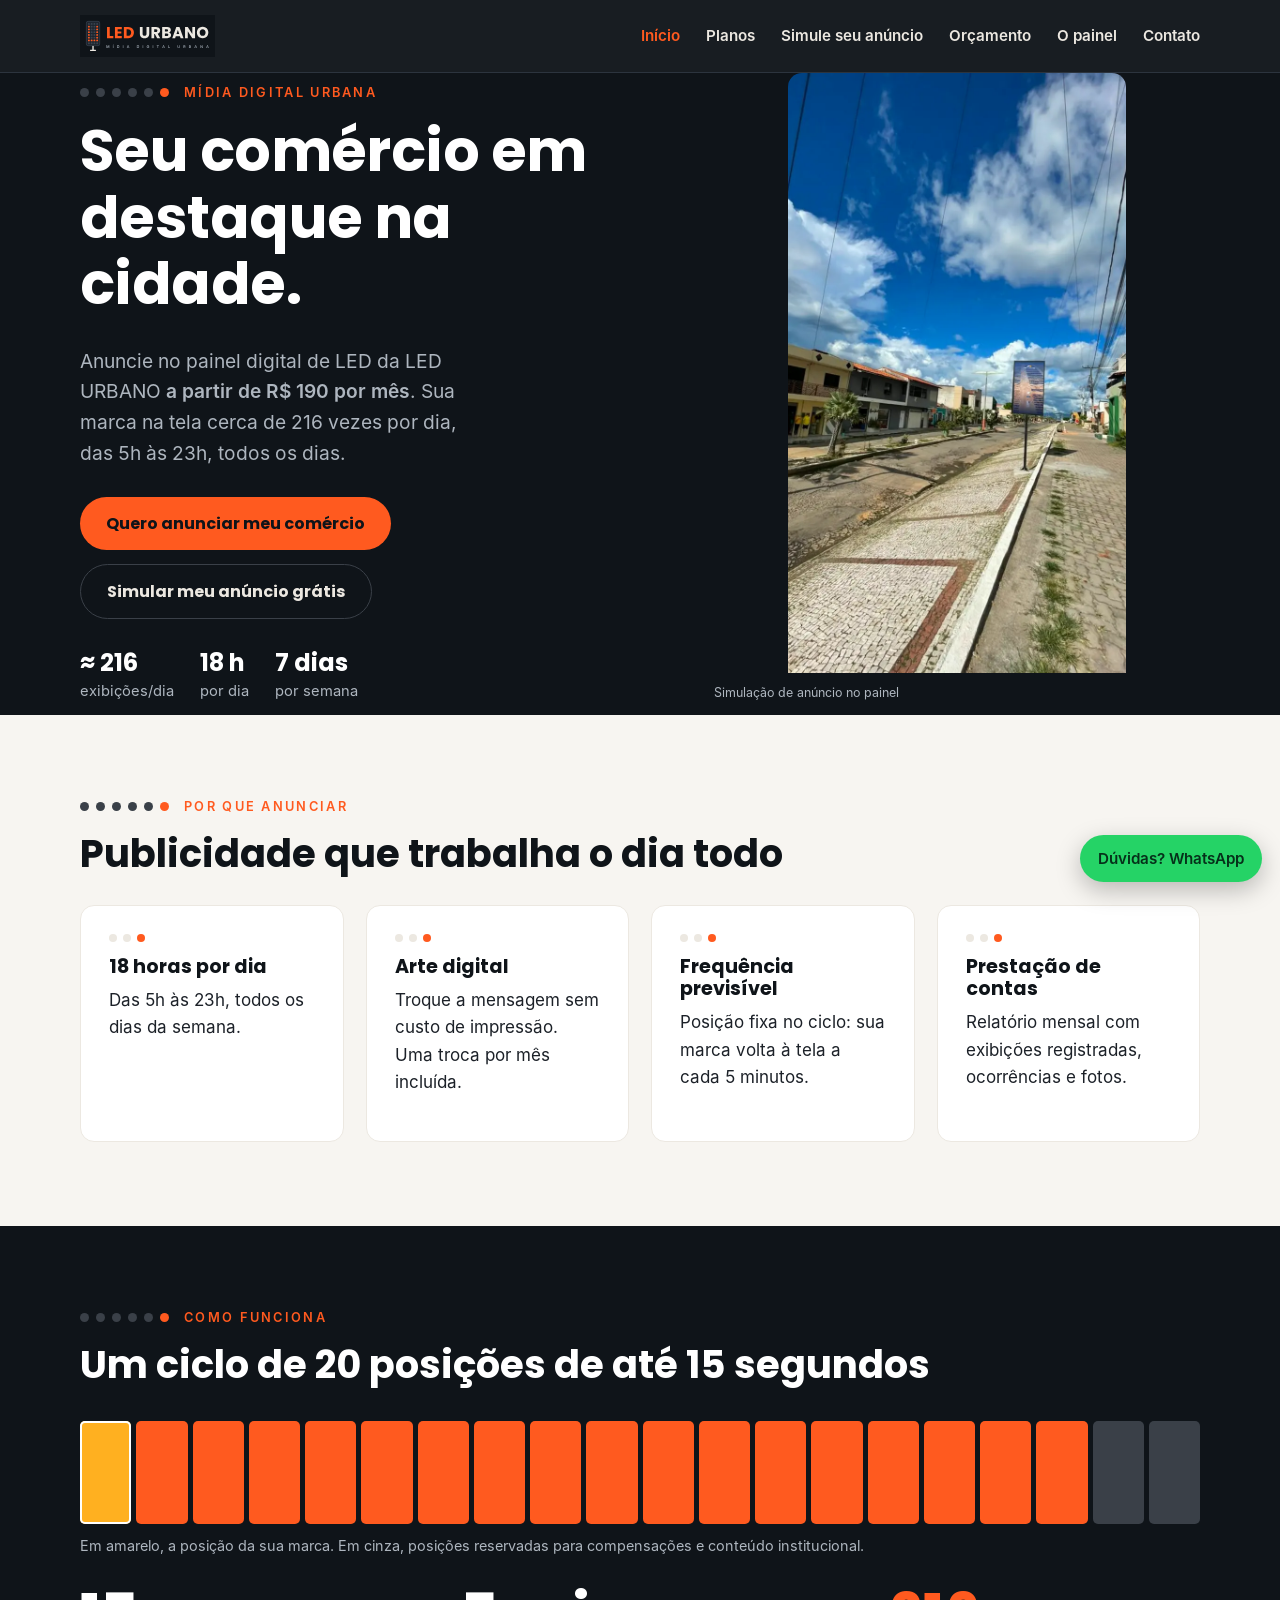
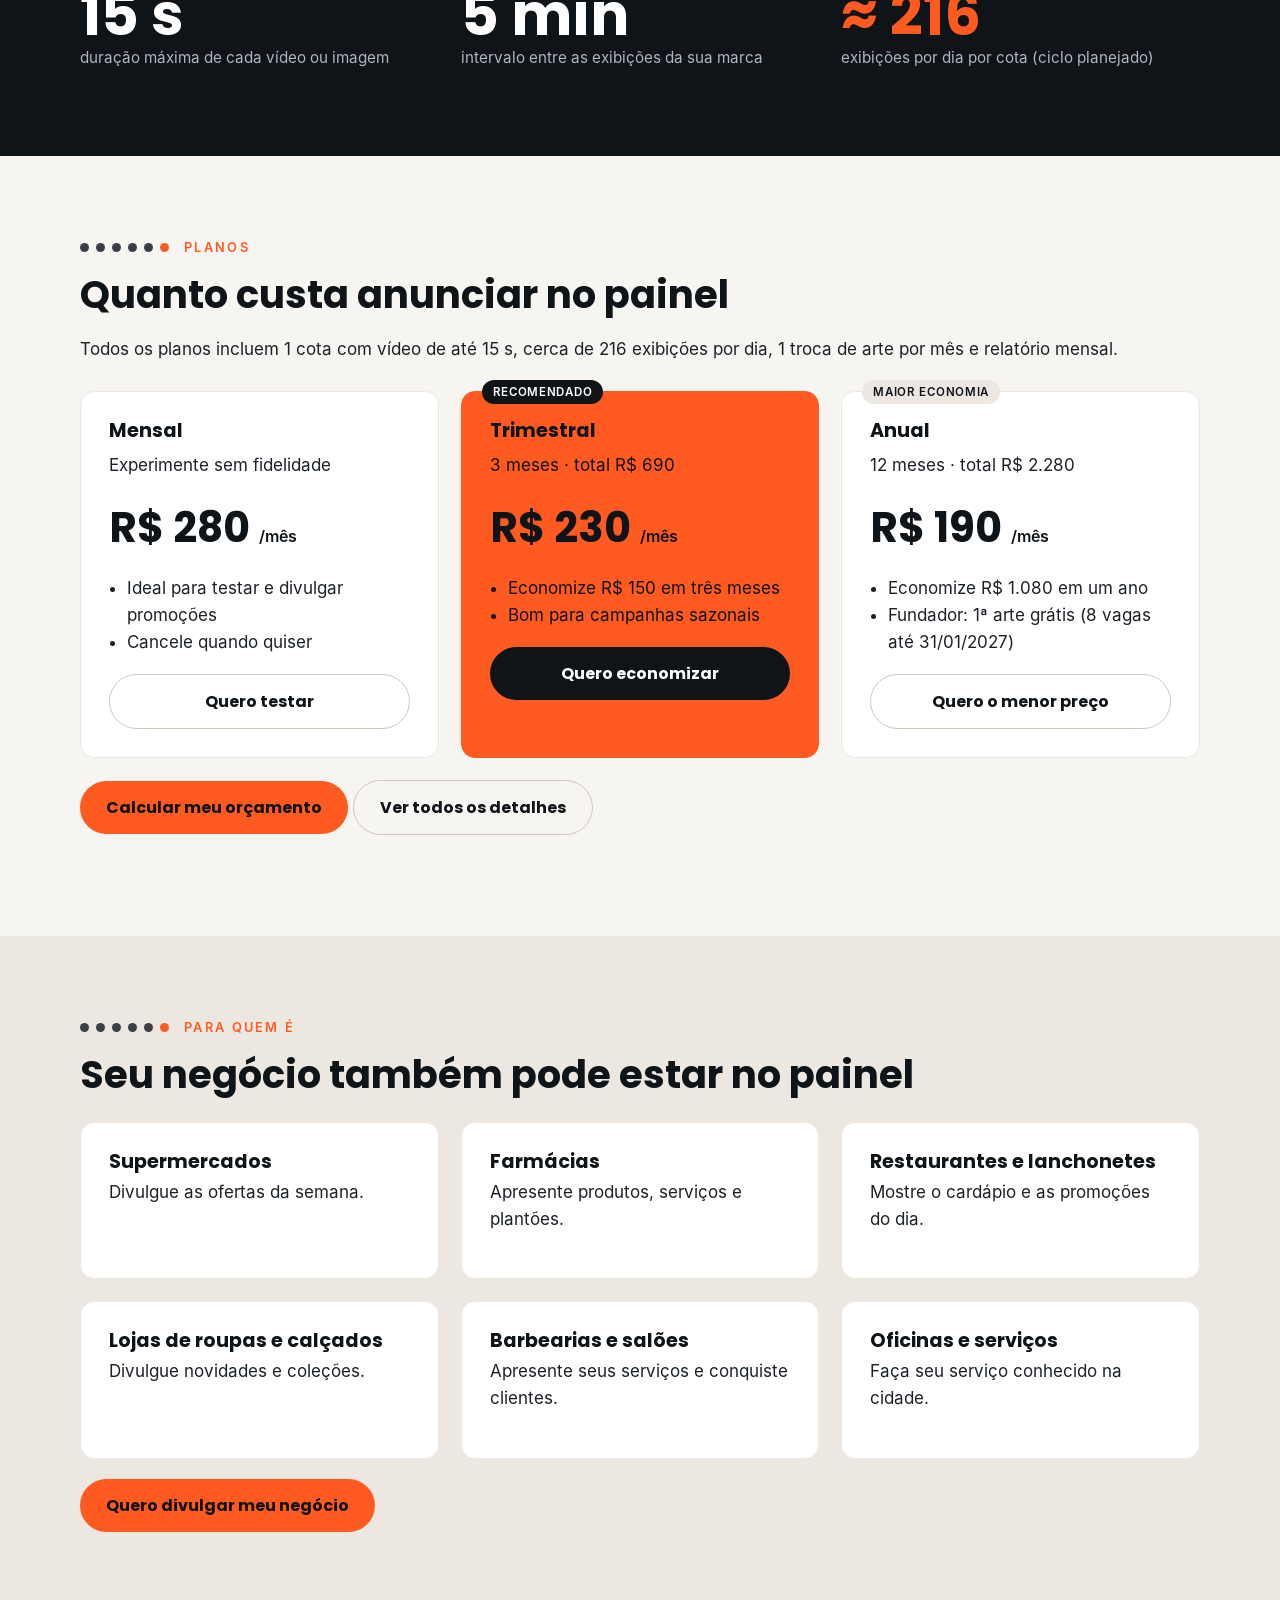
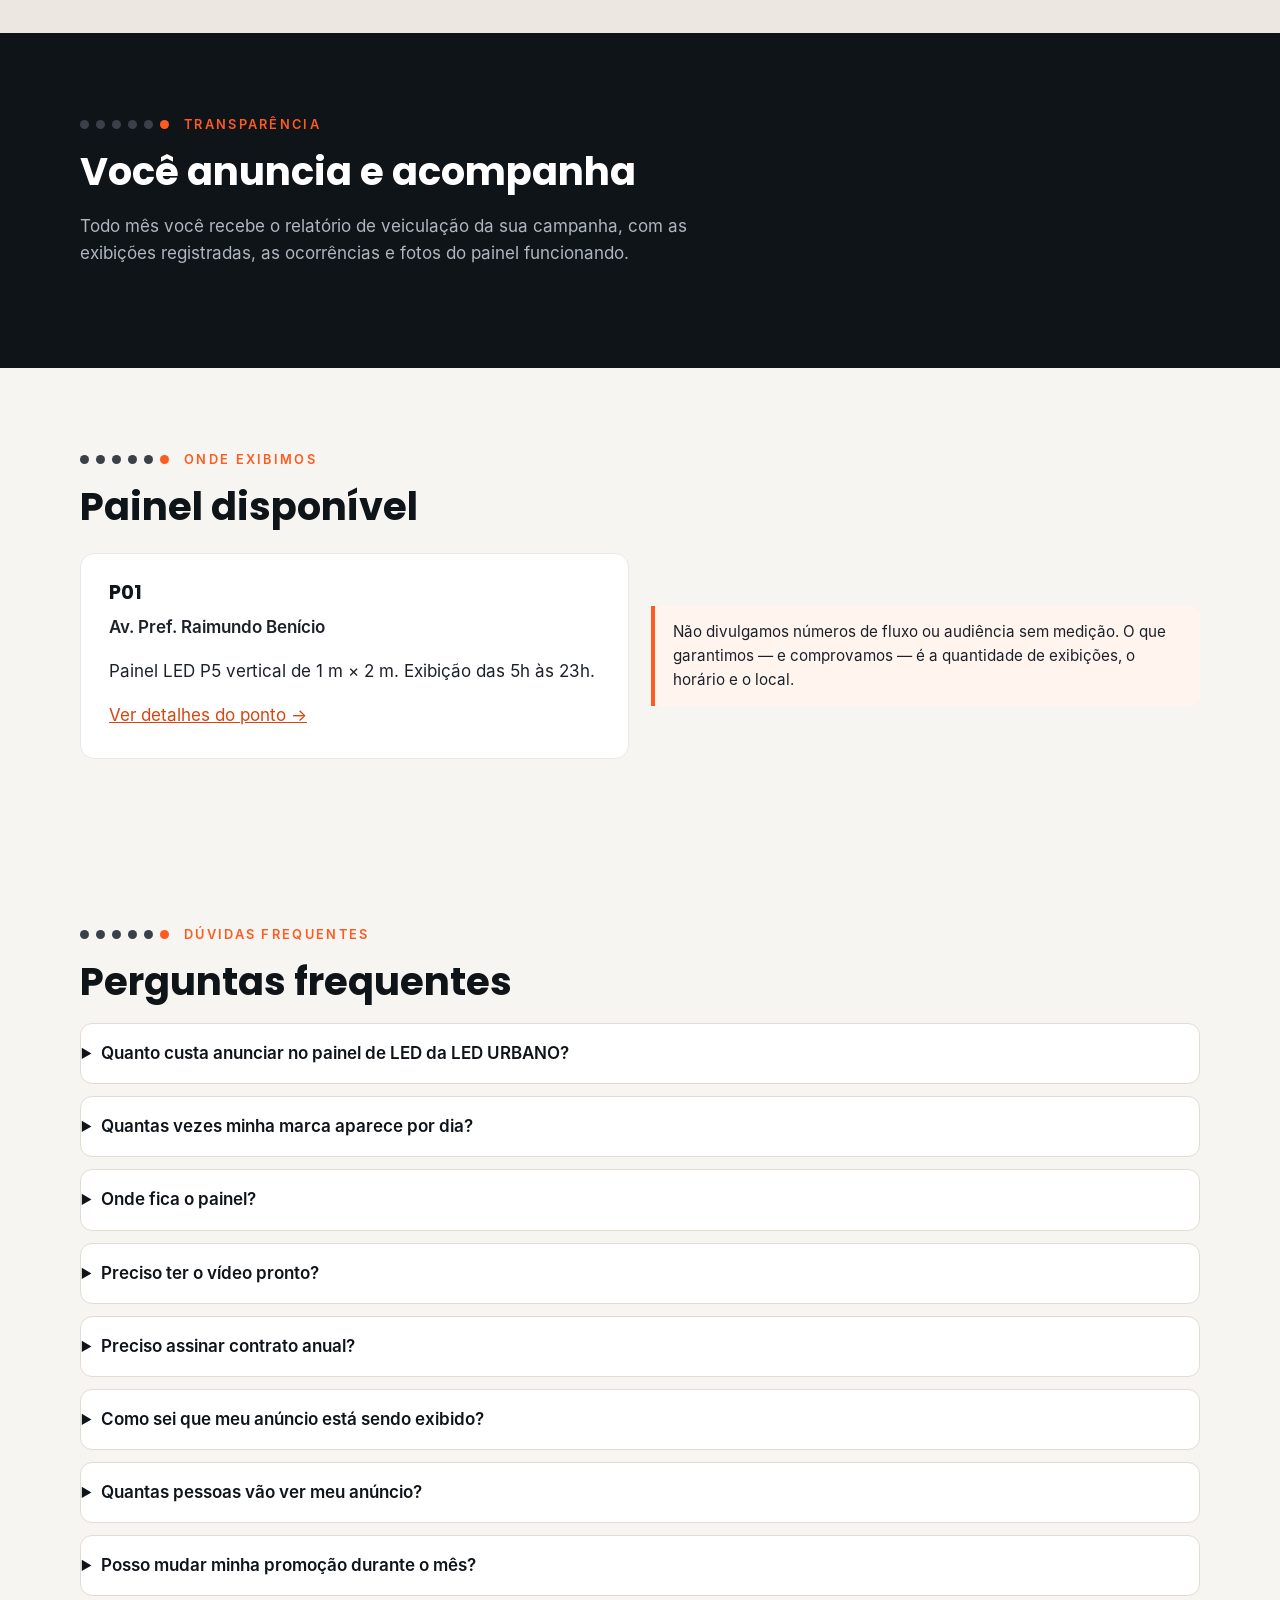
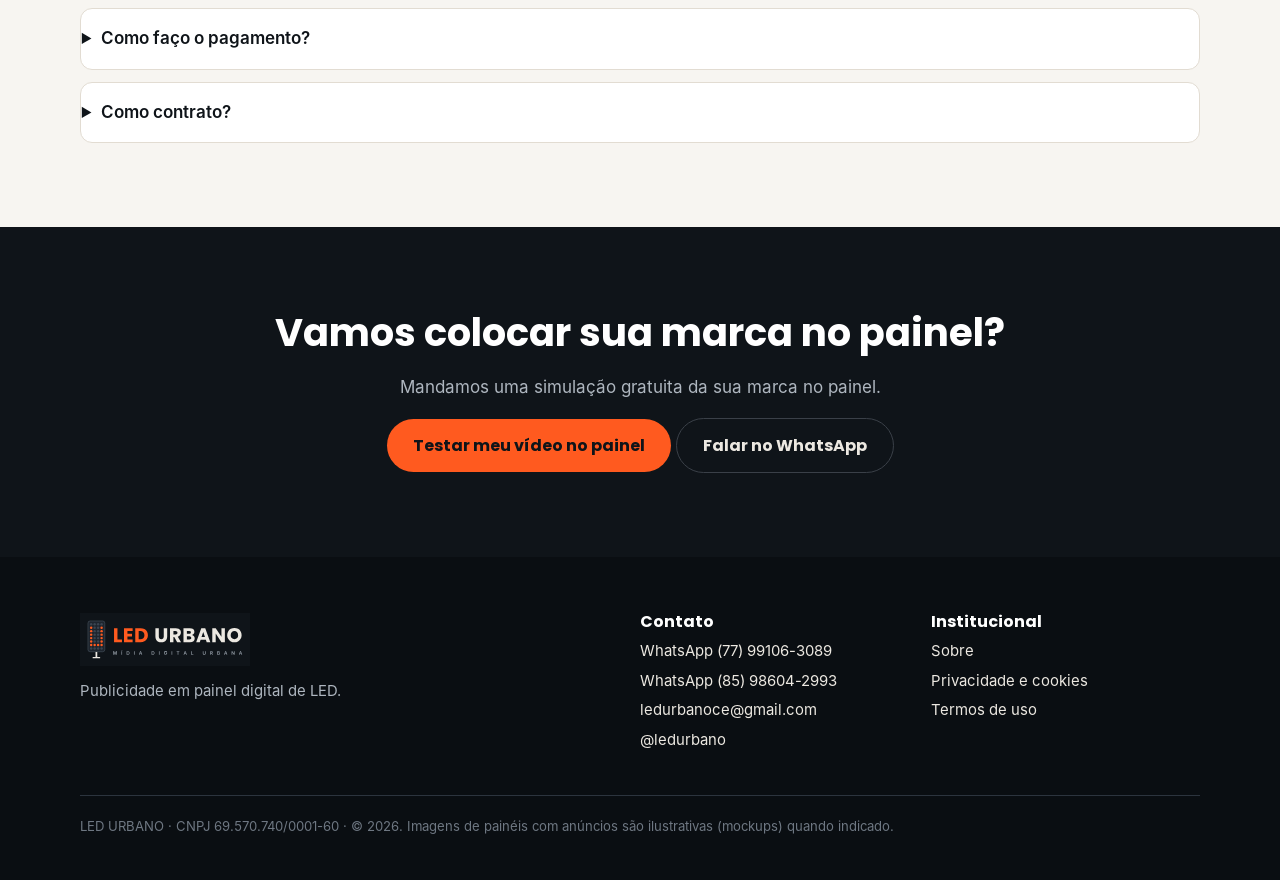
<file: index.html>
<!doctype html>
<html lang="pt-BR">
<head>
<meta charset="utf-8">
<meta name="viewport" content="width=device-width, initial-scale=1">
<title>Outdoor digital e painel de LED para o seu comércio | LED URBANO — a partir de R$ 190/mês</title>
<meta name="description" content="Divulgue seu comércio no painel digital de LED da LED URBANO. Planos a partir de R$ 190/mês, cerca de 216 exibições por dia. Simule seu anúncio grátis e peça seu orçamento.">
<link rel="canonical" href="https://ledurbano.com.br/">
<meta property="og:type" content="website"><meta property="og:locale" content="pt_BR">
<meta property="og:title" content="LED URBANO — Publicidade em painel digital de LED"><meta property="og:description" content="Anuncie sua marca no painel digital de LED da LED URBANO: vídeos de até 15 segundos, cerca de 216 exibições por dia, das 5h às 23h, a partir de R$ 190 por mês.">
<meta property="og:url" content="https://ledurbano.com.br/"><meta property="og:image" content="https://ledurbano.com.br/img/og-image.jpg">
<meta name="theme-color" content="#0F1419">
<link rel="icon" href="favicon.ico" sizes="any"><link rel="icon" href="favicon.svg" type="image/svg+xml">
<link rel="apple-touch-icon" href="img/apple-touch-icon.png"><link rel="manifest" href="site.webmanifest">
<link rel="preload" href="fonts/poppins-700.woff" as="font" type="font/woff" crossorigin>
<link rel="stylesheet" href="css/style.css?v=20261125a">
<script type="application/ld+json">{"@context": "https://schema.org", "@graph": [{"@type": "LocalBusiness", "@id": "https://ledurbano.com.br/#empresa", "name": "LED URBANO", "description": "Publicidade em painel digital de LED (outdoor digital).", "url": "https://ledurbano.com.br/", "image": "https://ledurbano.com.br/img/og-image.jpg", "logo": "https://ledurbano.com.br/img/icon-512.png", "telephone": "+55-77-99106-3089", "email": "ledurbanoce@gmail.com", "priceRange": "R$ 190 – R$ 280 por mês", "address": {"@type": "PostalAddress", "streetAddress": "Av. Pref. Raimundo Benício", "addressRegion": "CE", "addressCountry": "BR"}, "openingHours": "Mo-Su 05:00-23:00", "sameAs": ["https://instagram.com/ledurbano"], "makesOffer": [{"@type": "Offer", "name": "Plano Mensal", "price": "280", "priceCurrency": "BRL", "description": "1 cota no painel, vídeo de até 15 s, sem fidelidade"}, {"@type": "Offer", "name": "Plano Trimestral", "price": "230", "priceCurrency": "BRL", "description": "Por mês, contrato de 3 meses (total R$ 690)"}, {"@type": "Offer", "name": "Plano Anual", "price": "190", "priceCurrency": "BRL", "description": "Por mês, contrato de 12 meses (total R$ 2.280)"}]}, {"@type": "FAQPage", "mainEntity": [{"@type": "Question", "name": "Quanto custa anunciar no painel de LED da LED URBANO?", "acceptedAnswer": {"@type": "Answer", "text": "O plano Mensal custa R$ 280, o Trimestral sai por R$ 230 por mês e o Anual por R$ 190 por mês. Todos incluem 1 cota com vídeo de até 15 segundos, 1 troca de arte por mês e relatório mensal."}}, {"@type": "Question", "name": "Quantas vezes minha marca aparece por dia?", "acceptedAnswer": {"@type": "Answer", "text": "O painel roda um ciclo de 20 posições de até 15 segundos, das 5h às 23h. Cada cota aparece a cada 5 minutos, cerca de 216 vezes por dia."}}, {"@type": "Question", "name": "Onde fica o painel?", "acceptedAnswer": {"@type": "Answer", "text": "Na Av. Prefeito Raimundo Benício. É um painel de LED P5 vertical de 1 m × 2 m."}}, {"@type": "Question", "name": "Preciso ter o vídeo pronto?", "acceptedAnswer": {"@type": "Answer", "text": "Não. Criamos a arte a partir de R$ 80, já no formato do painel. Se você já tem o vídeo, teste no simulador do site para ver como ele fica no painel real."}}, {"@type": "Question", "name": "Como contrato?", "acceptedAnswer": {"@type": "Answer", "text": "Faça o orçamento online e clique em “Fechar contrato”: a proposta vai direto para o nosso WhatsApp (77) 99106-3089. Se preferir, chame primeiro para tirar dúvidas."}}, {"@type": "Question", "name": "Preciso assinar contrato anual?", "acceptedAnswer": {"@type": "Answer", "text": "Não. O plano Mensal não tem fidelidade. Os planos Trimestral e Anual têm preço menor por mês."}}, {"@type": "Question", "name": "Como sei que meu anúncio está sendo exibido?", "acceptedAnswer": {"@type": "Answer", "text": "Você recebe um relatório mensal de veiculação, com as exibições registradas e fotos do painel."}}, {"@type": "Question", "name": "Quantas pessoas vão ver meu anúncio?", "acceptedAnswer": {"@type": "Answer", "text": "Ainda não divulgamos estimativas de audiência, porque não temos medição. O que garantimos é a exibição: cerca de 216 vezes por dia por cota, conforme o ciclo programado."}}, {"@type": "Question", "name": "Posso mudar minha promoção durante o mês?", "acceptedAnswer": {"@type": "Answer", "text": "Sim. Todos os planos incluem 1 troca de arte por mês. Trocas extras custam R$ 30."}}, {"@type": "Question", "name": "Como faço o pagamento?", "acceptedAnswer": {"@type": "Answer", "text": "Por Pix ou boleto, com vencimento mensal."}}]}]}</script>
</head>
<body data-whatsapp="5577991063089">
<a class="skip" href="#conteudo">Pular para o conteúdo</a>
<header class="top"><div class="wrap">
<a href="index.html" aria-label="LED URBANO — página inicial"><img src="img/logo-negativo.svg" alt="LED URBANO" width="190" height="59"></a>
<button class="menu-btn" aria-expanded="false" aria-controls="nav">Menu</button>
<nav id="nav" class="nav" aria-label="Principal"><a href="index.html" aria-current="page">Início</a><a href="solucoes.html">Planos</a><a href="simulador.html">Simule seu anúncio</a><a href="orcamento.html">Orçamento</a><a href="localizacao.html">O painel</a><a href="anunciantes.html">Contato</a></nav>
</div></header>
<main id="conteudo">

<section class="hero dark"><div class="wrap">
<div><div class="eyebrow" aria-hidden="true"><i></i><i></i><i></i><i></i><i></i><i></i><span>Mídia digital urbana</span></div>
<h1>Seu comércio em destaque na cidade.</h1>
<p class="lead">Anuncie no painel digital de LED da LED URBANO <strong>a partir de R$ 190 por mês</strong>. Sua marca na tela cerca de 216 vezes por dia, das 5h às 23h, todos os dias.</p>
<div class="ctas"><a class="btn" href="https://wa.me/5577991063089?text=Ol%C3%A1%21%20Tenho%20um%20com%C3%A9rcio%20e%20quero%20saber%20como%20anunciar%20no%20painel%20da%20LED%20URBANO." target="_blank" rel="noopener">Quero anunciar meu comércio</a><a class="btn ghost" href="simulador.html">Simular meu anúncio grátis</a></div>
<ul class="hero-facts"><li><b>≈ 216</b> exibições/dia</li><li><b>18 h</b> por dia</li><li><b>7 dias</b> por semana</li></ul></div>
<div class="art"><video class="hero-video" src="video/painel-led.mp4" poster="img/painel-video-poster.webp" width="720" height="1280" autoplay muted loop playsinline preload="metadata" aria-label="Vídeo de simulação: o painel de LED da LED URBANO na avenida, exibindo o anúncio de um cliente"></video><p class="tag">Simulação de anúncio no painel</p></div>
</div></section>
<section><div class="wrap">
<div class="eyebrow" aria-hidden="true"><i></i><i></i><i></i><i></i><i></i><i></i><span>Por que anunciar</span></div><h2>Publicidade que trabalha o dia todo</h2>
<div class="grid g4" style="margin-top:28px">
<div class="card"><div class="dots"><i></i><i></i><i></i></div><h3>18 horas por dia</h3><p>Das 5h às 23h, todos os dias da semana.</p></div>
<div class="card"><div class="dots"><i></i><i></i><i></i></div><h3>Arte digital</h3><p>Troque a mensagem sem custo de impressão. Uma troca por mês incluída.</p></div>
<div class="card"><div class="dots"><i></i><i></i><i></i></div><h3>Frequência previsível</h3><p>Posição fixa no ciclo: sua marca volta à tela a cada 5 minutos.</p></div>
<div class="card"><div class="dots"><i></i><i></i><i></i></div><h3>Prestação de contas</h3><p>Relatório mensal com exibições registradas, ocorrências e fotos.</p></div>
</div></div></section>
<section class="dark"><div class="wrap">
<div class="eyebrow" aria-hidden="true"><i></i><i></i><i></i><i></i><i></i><i></i><span>Como funciona</span></div><h2>Um ciclo de 20 posições de até 15 segundos</h2>
<div class="cycle" aria-hidden="true"><i class="me"></i><i></i><i></i><i></i><i></i><i></i><i></i><i></i><i></i><i></i><i></i><i></i><i></i><i></i><i></i><i></i><i></i><i></i><i class="res"></i><i class="res"></i></div>
<p style="font-size:.9rem">Em amarelo, a posição da sua marca. Em cinza, posições reservadas para compensações e conteúdo institucional.</p>
<div class="grid g3" style="margin-top:30px">
<div class="stat"><b>15 s</b><span>duração máxima de cada vídeo ou imagem</span></div>
<div class="stat"><b>5 min</b><span>intervalo entre as exibições da sua marca</span></div>
<div class="stat"><b class="hot">≈ 216</b><span>exibições por dia por cota (ciclo planejado)</span></div></div>
</div></section>
<section id="planos"><div class="wrap">
<div class="eyebrow" aria-hidden="true"><i></i><i></i><i></i><i></i><i></i><i></i><span>Planos</span></div><h2>Quanto custa anunciar no painel</h2>
<p>Todos os planos incluem 1 cota com vídeo de até 15 s, cerca de 216 exibições por dia, 1 troca de arte por mês e relatório mensal.</p>
<div class="grid g3" style="margin-top:28px">
<div class="card price"><h3>Mensal</h3><p>Experimente sem fidelidade</p><div class="val">R$ 280 <small>/mês</small></div><ul><li>Ideal para testar e divulgar promoções</li><li>Cancele quando quiser</li></ul><a class="btn ghost-l btn-l" href="orcamento.html?plano=mensal">Quero testar</a></div>
<div class="card price hl"><span class="chip">Recomendado</span><h3>Trimestral</h3><p>3 meses · total R$ 690</p><div class="val">R$ 230 <small>/mês</small></div><ul><li>Economize R$ 150 em três meses</li><li>Bom para campanhas sazonais</li></ul><a class="btn" href="orcamento.html?plano=trimestral">Quero economizar</a></div>
<div class="card price"><span class="chip chip-l">Maior economia</span><h3>Anual</h3><p>12 meses · total R$ 2.280</p><div class="val">R$ 190 <small>/mês</small></div><ul><li>Economize R$ 1.080 em um ano</li><li>Fundador: 1ª arte grátis (8 vagas até 31/01/2027)</li></ul><a class="btn ghost-l btn-l" href="orcamento.html?plano=anual">Quero o menor preço</a></div>
</div>
<p style="margin-top:22px"><a class="btn" href="orcamento.html">Calcular meu orçamento</a> <a class="btn ghost-l btn-l" href="solucoes.html">Ver todos os detalhes</a></p>
</div></section>
<section class="alt"><div class="wrap">
<div class="eyebrow" aria-hidden="true"><i></i><i></i><i></i><i></i><i></i><i></i><span>Para quem é</span></div><h2>Seu negócio também pode estar no painel</h2>
<div class="grid g3 segs" style="margin-top:24px"><div class="card"><h3>Supermercados</h3><p>Divulgue as ofertas da semana.</p></div><div class="card"><h3>Farmácias</h3><p>Apresente produtos, serviços e plantões.</p></div><div class="card"><h3>Restaurantes e lanchonetes</h3><p>Mostre o cardápio e as promoções do dia.</p></div><div class="card"><h3>Lojas de roupas e calçados</h3><p>Divulgue novidades e coleções.</p></div><div class="card"><h3>Barbearias e salões</h3><p>Apresente seus serviços e conquiste clientes.</p></div><div class="card"><h3>Oficinas e serviços</h3><p>Faça seu serviço conhecido na cidade.</p></div></div>
<p style="margin-top:20px"><a class="btn" href="https://wa.me/5577991063089?text=Ol%C3%A1%21%20Quero%20divulgar%20meu%20neg%C3%B3cio%20no%20painel%20da%20LED%20URBANO." target="_blank" rel="noopener">Quero divulgar meu negócio</a></p>
</div></section>
<section class="dark"><div class="wrap">
<div class="eyebrow" aria-hidden="true"><i></i><i></i><i></i><i></i><i></i><i></i><span>Transparência</span></div><h2>Você anuncia e acompanha</h2>
<p style="max-width:62ch">Todo mês você recebe o relatório de veiculação da sua campanha, com as exibições registradas, as ocorrências e fotos do painel funcionando.</p>
</div></section>
<section><div class="wrap">
<div class="eyebrow" aria-hidden="true"><i></i><i></i><i></i><i></i><i></i><i></i><span>Onde exibimos</span></div><h2>Painel disponível</h2>
<div class="grid g2" style="margin-top:24px;align-items:center">
<div class="card"><h3>P01</h3><p><strong>Av. Pref. Raimundo Benício</strong></p><p>Painel LED P5 vertical de 1 m × 2 m. Exibição das 5h às 23h.</p><a href="localizacao.html">Ver detalhes do ponto →</a></div>
<div class="note">Não divulgamos números de fluxo ou audiência sem medição. O que garantimos — e comprovamos — é a quantidade de exibições, o horário e o local.</div>
</div></div></section>
<section class="faq"><div class="wrap"><div class="eyebrow" aria-hidden="true"><i></i><i></i><i></i><i></i><i></i><i></i><span>Dúvidas frequentes</span></div><h2>Perguntas frequentes</h2>
<details><summary>Quanto custa anunciar no painel de LED da LED URBANO?</summary><p>O plano Mensal custa R$ 280, o Trimestral sai por R$ 230 por mês e o Anual por R$ 190 por mês. Todos incluem 1 cota com vídeo de até 15 segundos, 1 troca de arte por mês e relatório mensal.</p></details>
<details><summary>Quantas vezes minha marca aparece por dia?</summary><p>O painel roda um ciclo de 20 posições de até 15 segundos, das 5h às 23h. Cada cota aparece a cada 5 minutos, cerca de 216 vezes por dia.</p></details>
<details><summary>Onde fica o painel?</summary><p>Na Av. Prefeito Raimundo Benício. É um painel de LED P5 vertical de 1 m × 2 m.</p></details>
<details><summary>Preciso ter o vídeo pronto?</summary><p>Não. Criamos a arte a partir de R$ 80, já no formato do painel. Se você já tem o vídeo, teste no simulador do site para ver como ele fica no painel real.</p></details>
<details><summary>Preciso assinar contrato anual?</summary><p>Não. O plano Mensal não tem fidelidade. Os planos Trimestral e Anual têm preço menor por mês.</p></details>
<details><summary>Como sei que meu anúncio está sendo exibido?</summary><p>Você recebe um relatório mensal de veiculação, com as exibições registradas e fotos do painel.</p></details>
<details><summary>Quantas pessoas vão ver meu anúncio?</summary><p>Ainda não divulgamos estimativas de audiência, porque não temos medição. O que garantimos é a exibição: cerca de 216 vezes por dia por cota, conforme o ciclo programado.</p></details>
<details><summary>Posso mudar minha promoção durante o mês?</summary><p>Sim. Todos os planos incluem 1 troca de arte por mês. Trocas extras custam R$ 30.</p></details>
<details><summary>Como faço o pagamento?</summary><p>Por Pix ou boleto, com vencimento mensal.</p></details>
<details><summary>Como contrato?</summary><p>Faça o orçamento online e clique em “Fechar contrato”: a proposta vai direto para o nosso WhatsApp (77) 99106-3089. Se preferir, chame primeiro para tirar dúvidas.</p></details>
</div></section>
<section class="dark"><div class="wrap" style="text-align:center">
<h2>Vamos colocar sua marca no painel?</h2><p>Mandamos uma simulação gratuita da sua marca no painel.</p>
<a class="btn" href="simulador.html">Testar meu vídeo no painel</a> <a class="btn ghost" href="https://wa.me/5577991063089?text=Ol%C3%A1%2C%20LED%20URBANO!%20Quero%20anunciar%20no%20painel." rel="noopener">Falar no WhatsApp</a></div></section>
</main>
<footer><div class="wrap">
<div class="grid">
<div><img src="img/logo-negativo.svg" alt="LED URBANO" width="170" height="53" loading="lazy" style="margin-bottom:14px">
<p>Publicidade em painel digital de LED.</p></div>
<div><h3 style="color:#fff;font-size:1rem">Contato</h3><ul>
<li><a href="https://wa.me/5577991063089" rel="noopener">WhatsApp (77) 99106-3089</a></li>
<li><a href="https://wa.me/5585986042993" rel="noopener">WhatsApp (85) 98604-2993</a></li>
<li><a href="mailto:ledurbanoce@gmail.com">ledurbanoce@gmail.com</a></li>
<li><a href="https://instagram.com/ledurbano" rel="noopener">@ledurbano</a></li></ul></div>
<div><h3 style="color:#fff;font-size:1rem">Institucional</h3><ul>
<li><a href="sobre.html">Sobre</a></li><li><a href="privacidade.html">Privacidade e cookies</a></li><li><a href="termos.html">Termos de uso</a></li></ul></div>
</div>
<p class="legal">LED URBANO · CNPJ 69.570.740/0001-60 · © 2026. Imagens de painéis com anúncios são ilustrativas (mockups) quando indicado.</p>
</div></footer>
<a class="wa" href="https://wa.me/5577991063089?text=Ol%C3%A1%21%20Tenho%20um%20com%C3%A9rcio%20e%20gostaria%20de%20saber%20como%20anunciar%20no%20painel%20da%20LED%20URBANO." target="_blank" rel="noopener" aria-label="Tire suas dúvidas pelo WhatsApp">Dúvidas? WhatsApp</a>
<script src="js/main.js?v=20261125a" defer></script>
</body>
</html>
</file>
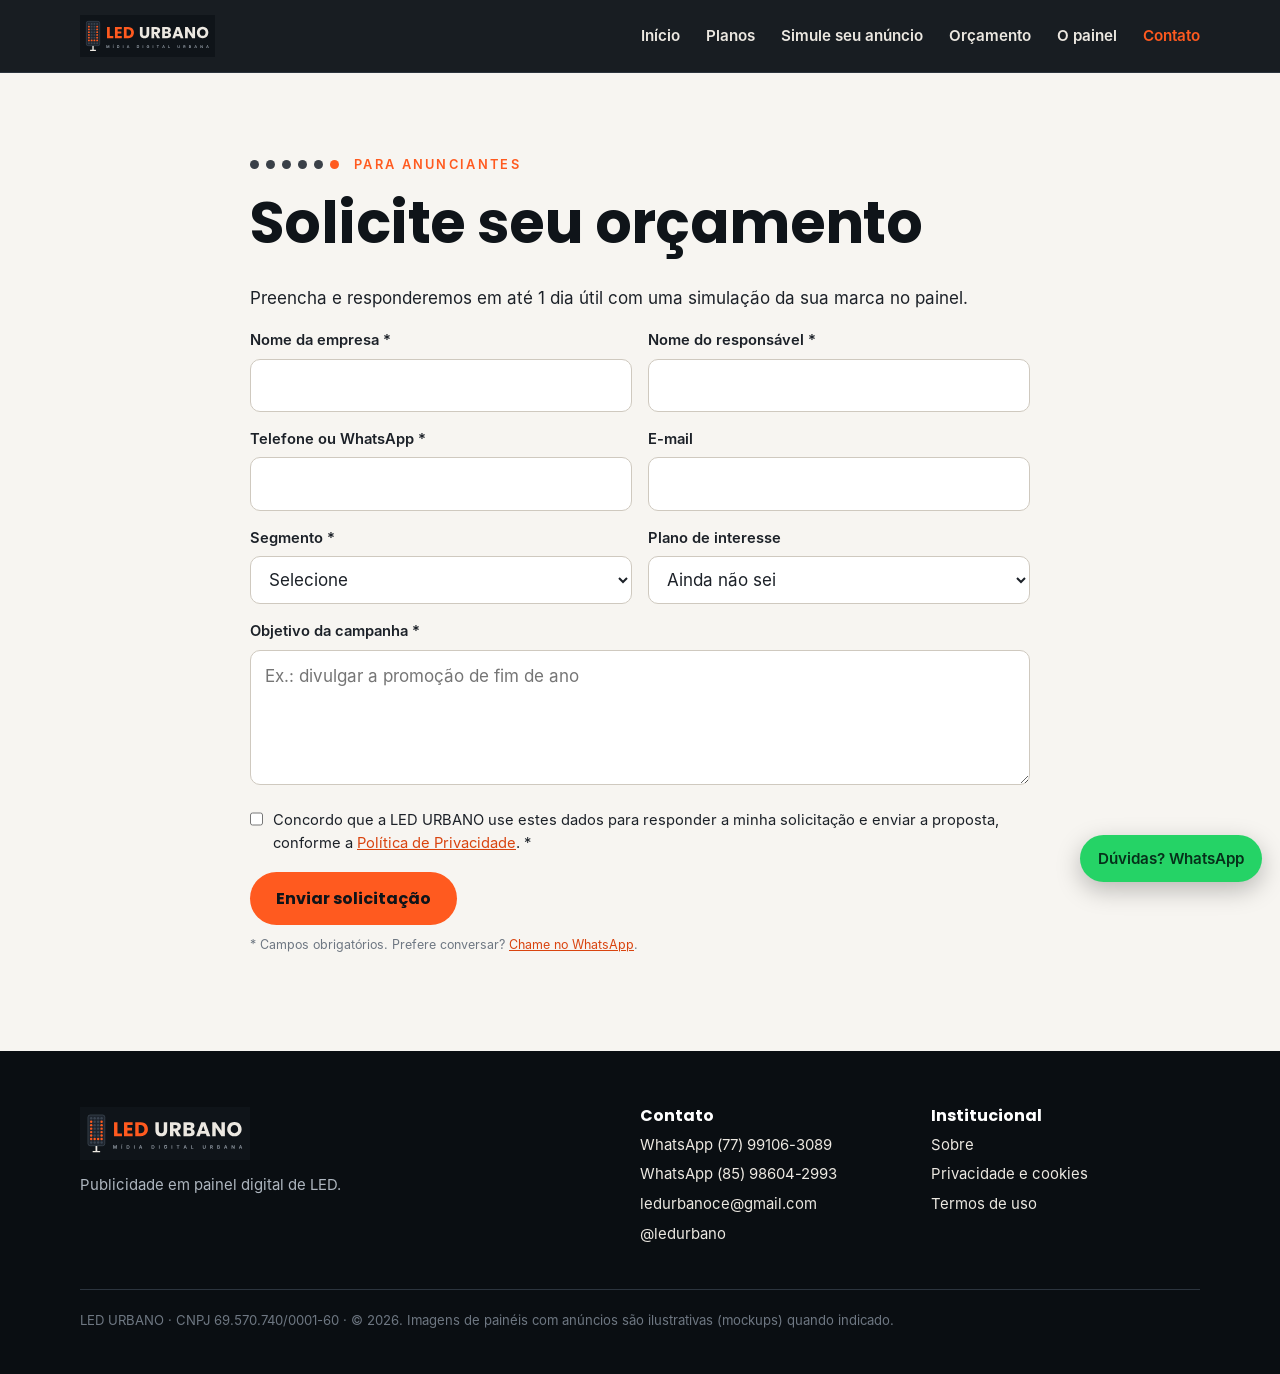
<file: anunciantes.html>
<!doctype html>
<html lang="pt-BR">
<head>
<meta charset="utf-8">
<meta name="viewport" content="width=device-width, initial-scale=1">
<title>Anuncie no painel de LED | Contato LED URBANO</title>
<meta name="description" content="Solicite uma proposta ou simulação gratuita para anunciar no painel digital de LED da LED URBANO.">
<link rel="canonical" href="https://ledurbano.com.br/anunciantes.html">
<meta property="og:type" content="website"><meta property="og:locale" content="pt_BR">
<meta property="og:title" content="Anuncie — Solicite orçamento | LED URBANO"><meta property="og:description" content="Solicite uma proposta ou simulação gratuita para anunciar no painel digital de LED da LED URBANO.">
<meta property="og:url" content="https://ledurbano.com.br/anunciantes.html"><meta property="og:image" content="https://ledurbano.com.br/img/og-image.jpg">
<meta name="theme-color" content="#0F1419">
<link rel="icon" href="favicon.ico" sizes="any"><link rel="icon" href="favicon.svg" type="image/svg+xml">
<link rel="apple-touch-icon" href="img/apple-touch-icon.png"><link rel="manifest" href="site.webmanifest">
<link rel="preload" href="fonts/poppins-700.woff" as="font" type="font/woff" crossorigin>
<link rel="stylesheet" href="css/style.css?v=20261125a">

</head>
<body data-whatsapp="5577991063089">
<a class="skip" href="#conteudo">Pular para o conteúdo</a>
<header class="top"><div class="wrap">
<a href="index.html" aria-label="LED URBANO — página inicial"><img src="img/logo-negativo.svg" alt="LED URBANO" width="190" height="59"></a>
<button class="menu-btn" aria-expanded="false" aria-controls="nav">Menu</button>
<nav id="nav" class="nav" aria-label="Principal"><a href="index.html">Início</a><a href="solucoes.html">Planos</a><a href="simulador.html">Simule seu anúncio</a><a href="orcamento.html">Orçamento</a><a href="localizacao.html">O painel</a><a href="anunciantes.html" aria-current="page">Contato</a></nav>
</div></header>
<main id="conteudo">

<section><div class="wrap" style="max-width:820px"><div class="eyebrow" aria-hidden="true"><i></i><i></i><i></i><i></i><i></i><i></i><span>Para anunciantes</span></div><h1>Solicite seu orçamento</h1>
<p>Preencha e responderemos em até 1 dia útil com uma simulação da sua marca no painel.</p>
<form id="form-anunciante" data-endpoint="SEU_ENDPOINT_FORMSPREE" novalidate>
<div class="row"><div class="field"><label for="empresa">Nome da empresa *</label><input id="empresa" name="empresa" required autocomplete="organization" maxlength="120"></div>
<div class="field"><label for="responsavel">Nome do responsável *</label><input id="responsavel" name="responsavel" required autocomplete="name" maxlength="120"></div></div>
<div class="row"><div class="field"><label for="telefone">Telefone ou WhatsApp *</label><input id="telefone" name="telefone" type="tel" required autocomplete="tel" inputmode="tel" pattern="[0-9()+\s-]{10,20}"></div>
<div class="field"><label for="email">E-mail</label><input id="email" name="email" type="email" autocomplete="email" maxlength="120"></div></div>
<div class="row"><div class="field"><label for="segmento">Segmento *</label><select id="segmento" name="segmento" required><option value="">Selecione</option>
<option>Supermercado</option><option>Farmácia</option><option>Restaurante/lanchonete</option><option>Clínica/saúde</option><option>Loja/varejo</option><option>Concessionária/motos</option><option>Imobiliária/construção</option><option>Educação</option><option>Serviços</option><option>Eventos</option><option>Outro</option></select></div>
<div class="field"><label for="plano">Plano de interesse</label><select id="plano" name="plano"><option>Ainda não sei</option><option>Mensal (R$ 280/mês)</option><option>Trimestral (R$ 230/mês)</option><option>Anual (R$ 190/mês)</option><option>Anunciante Fundador (anual R$ 190/mês + 1ª arte grátis)</option><option>Campanha 15 dias (R$ 220)</option></select></div></div>
<div class="field"><label for="objetivo">Objetivo da campanha *</label><textarea id="objetivo" name="objetivo" rows="4" required maxlength="1000" placeholder="Ex.: divulgar a promoção de fim de ano"></textarea></div>
<div class="hp" aria-hidden="true"><label for="website">Não preencha</label><input id="website" name="website" tabindex="-1" autocomplete="off"></div>
<div class="field"><label class="check"><input type="checkbox" name="consentimento" value="sim" required> <span>Concordo que a LED URBANO use estes dados para responder a minha solicitação e enviar a proposta, conforme a <a href="privacidade.html">Política de Privacidade</a>. *</span></label></div>
<button class="btn" type="submit">Enviar solicitação</button>
<div id="form-msg" class="msg" role="status" tabindex="-1"></div>
</form>
<p class="tag">* Campos obrigatórios. Prefere conversar? <a href="https://wa.me/5577991063089" rel="noopener">Chame no WhatsApp</a>.</p>
</div></section>
</main>
<footer><div class="wrap">
<div class="grid">
<div><img src="img/logo-negativo.svg" alt="LED URBANO" width="170" height="53" loading="lazy" style="margin-bottom:14px">
<p>Publicidade em painel digital de LED.</p></div>
<div><h3 style="color:#fff;font-size:1rem">Contato</h3><ul>
<li><a href="https://wa.me/5577991063089" rel="noopener">WhatsApp (77) 99106-3089</a></li>
<li><a href="https://wa.me/5585986042993" rel="noopener">WhatsApp (85) 98604-2993</a></li>
<li><a href="mailto:ledurbanoce@gmail.com">ledurbanoce@gmail.com</a></li>
<li><a href="https://instagram.com/ledurbano" rel="noopener">@ledurbano</a></li></ul></div>
<div><h3 style="color:#fff;font-size:1rem">Institucional</h3><ul>
<li><a href="sobre.html">Sobre</a></li><li><a href="privacidade.html">Privacidade e cookies</a></li><li><a href="termos.html">Termos de uso</a></li></ul></div>
</div>
<p class="legal">LED URBANO · CNPJ 69.570.740/0001-60 · © 2026. Imagens de painéis com anúncios são ilustrativas (mockups) quando indicado.</p>
</div></footer>
<a class="wa" href="https://wa.me/5577991063089?text=Ol%C3%A1%21%20Tenho%20um%20com%C3%A9rcio%20e%20gostaria%20de%20saber%20como%20anunciar%20no%20painel%20da%20LED%20URBANO." target="_blank" rel="noopener" aria-label="Tire suas dúvidas pelo WhatsApp">Dúvidas? WhatsApp</a>
<script src="js/main.js?v=20261125a" defer></script>
</body>
</html>
</file>
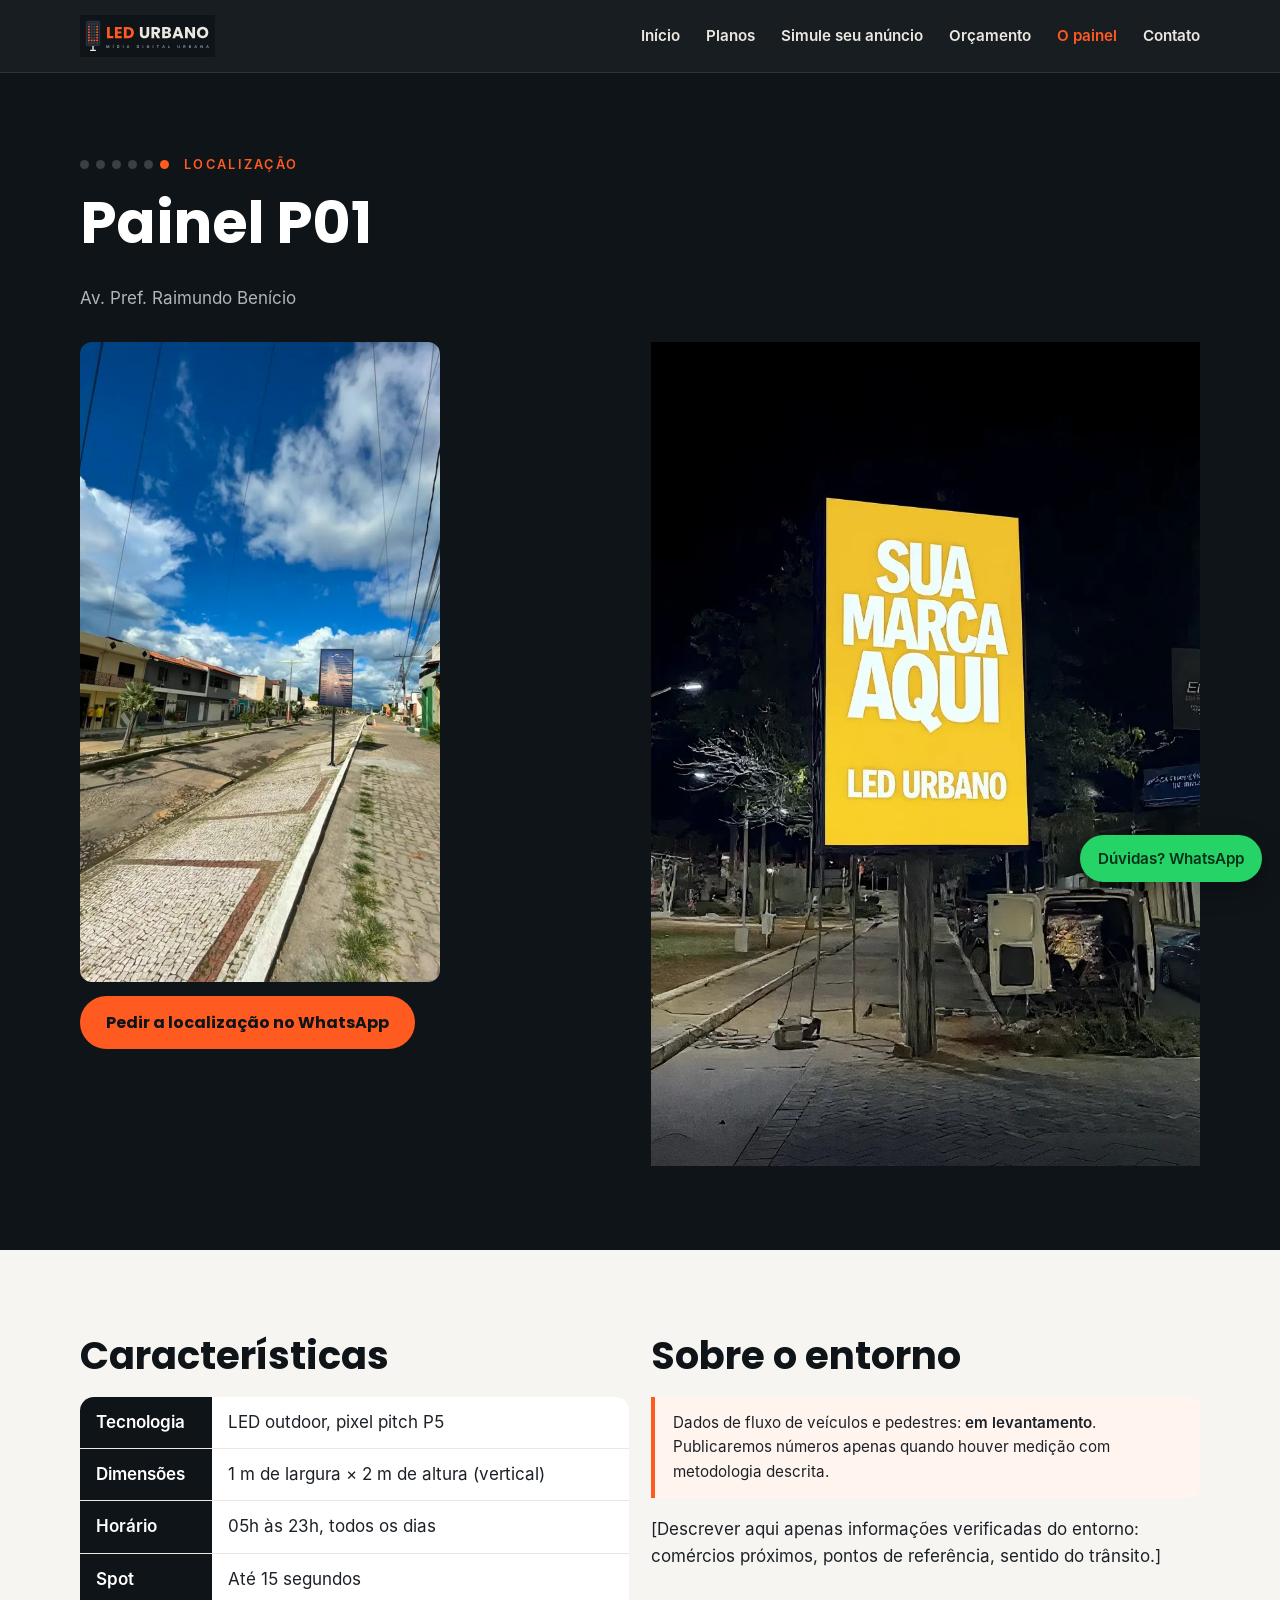
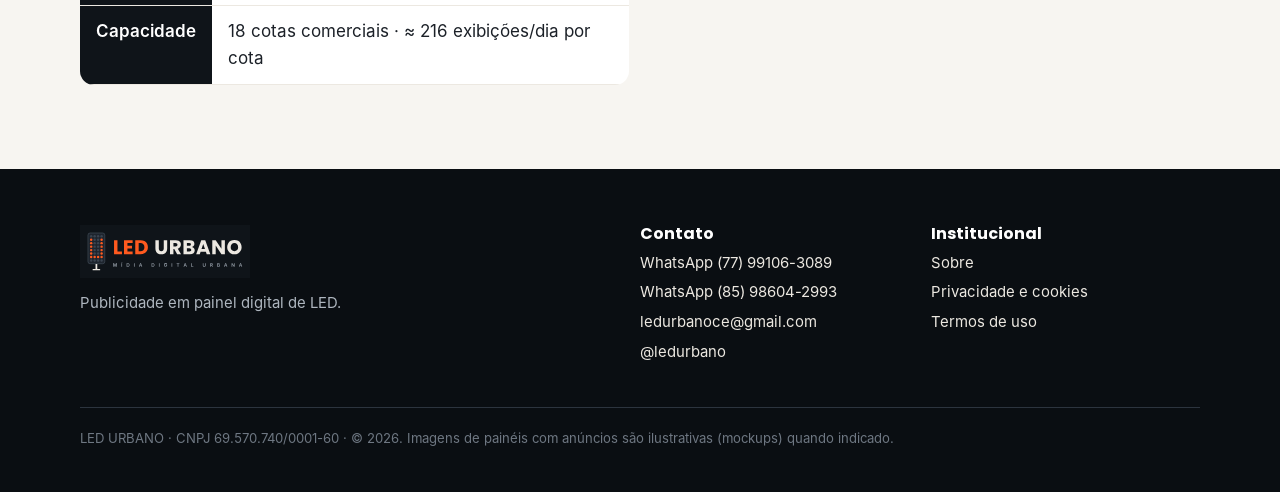
<file: localizacao.html>
<!doctype html>
<html lang="pt-BR">
<head>
<meta charset="utf-8">
<meta name="viewport" content="width=device-width, initial-scale=1">
<title>Onde fica o painel de LED — Av. Pref. Raimundo Benício | LED URBANO</title>
<meta name="description" content="Painel digital de LED P01 na Av. Pref. Raimundo Benício: dimensões, horário e características.">
<link rel="canonical" href="https://ledurbano.com.br/localizacao.html">
<meta property="og:type" content="website"><meta property="og:locale" content="pt_BR">
<meta property="og:title" content="Localização do painel — LED URBANO"><meta property="og:description" content="Painel digital de LED P01 na Av. Pref. Raimundo Benício: dimensões, horário e características.">
<meta property="og:url" content="https://ledurbano.com.br/localizacao.html"><meta property="og:image" content="https://ledurbano.com.br/img/og-image.jpg">
<meta name="theme-color" content="#0F1419">
<link rel="icon" href="favicon.ico" sizes="any"><link rel="icon" href="favicon.svg" type="image/svg+xml">
<link rel="apple-touch-icon" href="img/apple-touch-icon.png"><link rel="manifest" href="site.webmanifest">
<link rel="preload" href="fonts/poppins-700.woff" as="font" type="font/woff" crossorigin>
<link rel="stylesheet" href="css/style.css?v=20261125a">

</head>
<body data-whatsapp="5577991063089">
<a class="skip" href="#conteudo">Pular para o conteúdo</a>
<header class="top"><div class="wrap">
<a href="index.html" aria-label="LED URBANO — página inicial"><img src="img/logo-negativo.svg" alt="LED URBANO" width="190" height="59"></a>
<button class="menu-btn" aria-expanded="false" aria-controls="nav">Menu</button>
<nav id="nav" class="nav" aria-label="Principal"><a href="index.html">Início</a><a href="solucoes.html">Planos</a><a href="simulador.html">Simule seu anúncio</a><a href="orcamento.html">Orçamento</a><a href="localizacao.html" aria-current="page">O painel</a><a href="anunciantes.html">Contato</a></nav>
</div></header>
<main id="conteudo">

<section class="dark"><div class="wrap"><div class="eyebrow" aria-hidden="true"><i></i><i></i><i></i><i></i><i></i><i></i><span>Localização</span></div><h1>Painel P01</h1><p class="lead">Av. Pref. Raimundo Benício</p>
<div class="grid g2" style="margin-top:30px"><div><video src="video/painel-led.mp4" poster="img/painel-video-poster.webp" muted loop autoplay playsinline preload="metadata" style="width:100%;max-width:360px;border-radius:12px;display:block" aria-label="Vídeo do painel na avenida"></video><p style="margin-top:14px"><a class="btn" href="https://wa.me/5577991063089?text=Ol%C3%A1%21%20Quero%20saber%20a%20localiza%C3%A7%C3%A3o%20exata%20do%20painel%20da%20LED%20URBANO." target="_blank" rel="noopener">Pedir a localização no WhatsApp</a></p></div><img src="img/painel-real-noite.webp" alt="Foto do painel P01 da LED URBANO" loading="lazy"></div></div></section>
<section><div class="wrap"><div class="grid g2">
<div><h2>Características</h2><table><tbody>
<tr><th scope="row">Tecnologia</th><td>LED outdoor, pixel pitch P5</td></tr><tr><th scope="row">Dimensões</th><td>1 m de largura × 2 m de altura (vertical)</td></tr>
<tr><th scope="row">Horário</th><td>05h às 23h, todos os dias</td></tr><tr><th scope="row">Spot</th><td>Até 15 segundos</td></tr>
<tr><th scope="row">Capacidade</th><td>18 cotas comerciais · ≈ 216 exibições/dia por cota</td></tr></tbody></table></div>
<div><h2>Sobre o entorno</h2><div class="note">Dados de fluxo de veículos e pedestres: <strong>em levantamento</strong>. Publicaremos números apenas quando houver medição com metodologia descrita.</div>
<p style="margin-top:18px">[Descrever aqui apenas informações verificadas do entorno: comércios próximos, pontos de referência, sentido do trânsito.]</p></div>
</div></div></section>
</main>
<footer><div class="wrap">
<div class="grid">
<div><img src="img/logo-negativo.svg" alt="LED URBANO" width="170" height="53" loading="lazy" style="margin-bottom:14px">
<p>Publicidade em painel digital de LED.</p></div>
<div><h3 style="color:#fff;font-size:1rem">Contato</h3><ul>
<li><a href="https://wa.me/5577991063089" rel="noopener">WhatsApp (77) 99106-3089</a></li>
<li><a href="https://wa.me/5585986042993" rel="noopener">WhatsApp (85) 98604-2993</a></li>
<li><a href="mailto:ledurbanoce@gmail.com">ledurbanoce@gmail.com</a></li>
<li><a href="https://instagram.com/ledurbano" rel="noopener">@ledurbano</a></li></ul></div>
<div><h3 style="color:#fff;font-size:1rem">Institucional</h3><ul>
<li><a href="sobre.html">Sobre</a></li><li><a href="privacidade.html">Privacidade e cookies</a></li><li><a href="termos.html">Termos de uso</a></li></ul></div>
</div>
<p class="legal">LED URBANO · CNPJ 69.570.740/0001-60 · © 2026. Imagens de painéis com anúncios são ilustrativas (mockups) quando indicado.</p>
</div></footer>
<a class="wa" href="https://wa.me/5577991063089?text=Ol%C3%A1%21%20Tenho%20um%20com%C3%A9rcio%20e%20gostaria%20de%20saber%20como%20anunciar%20no%20painel%20da%20LED%20URBANO." target="_blank" rel="noopener" aria-label="Tire suas dúvidas pelo WhatsApp">Dúvidas? WhatsApp</a>
<script src="js/main.js?v=20261125a" defer></script>
</body>
</html>
</file>
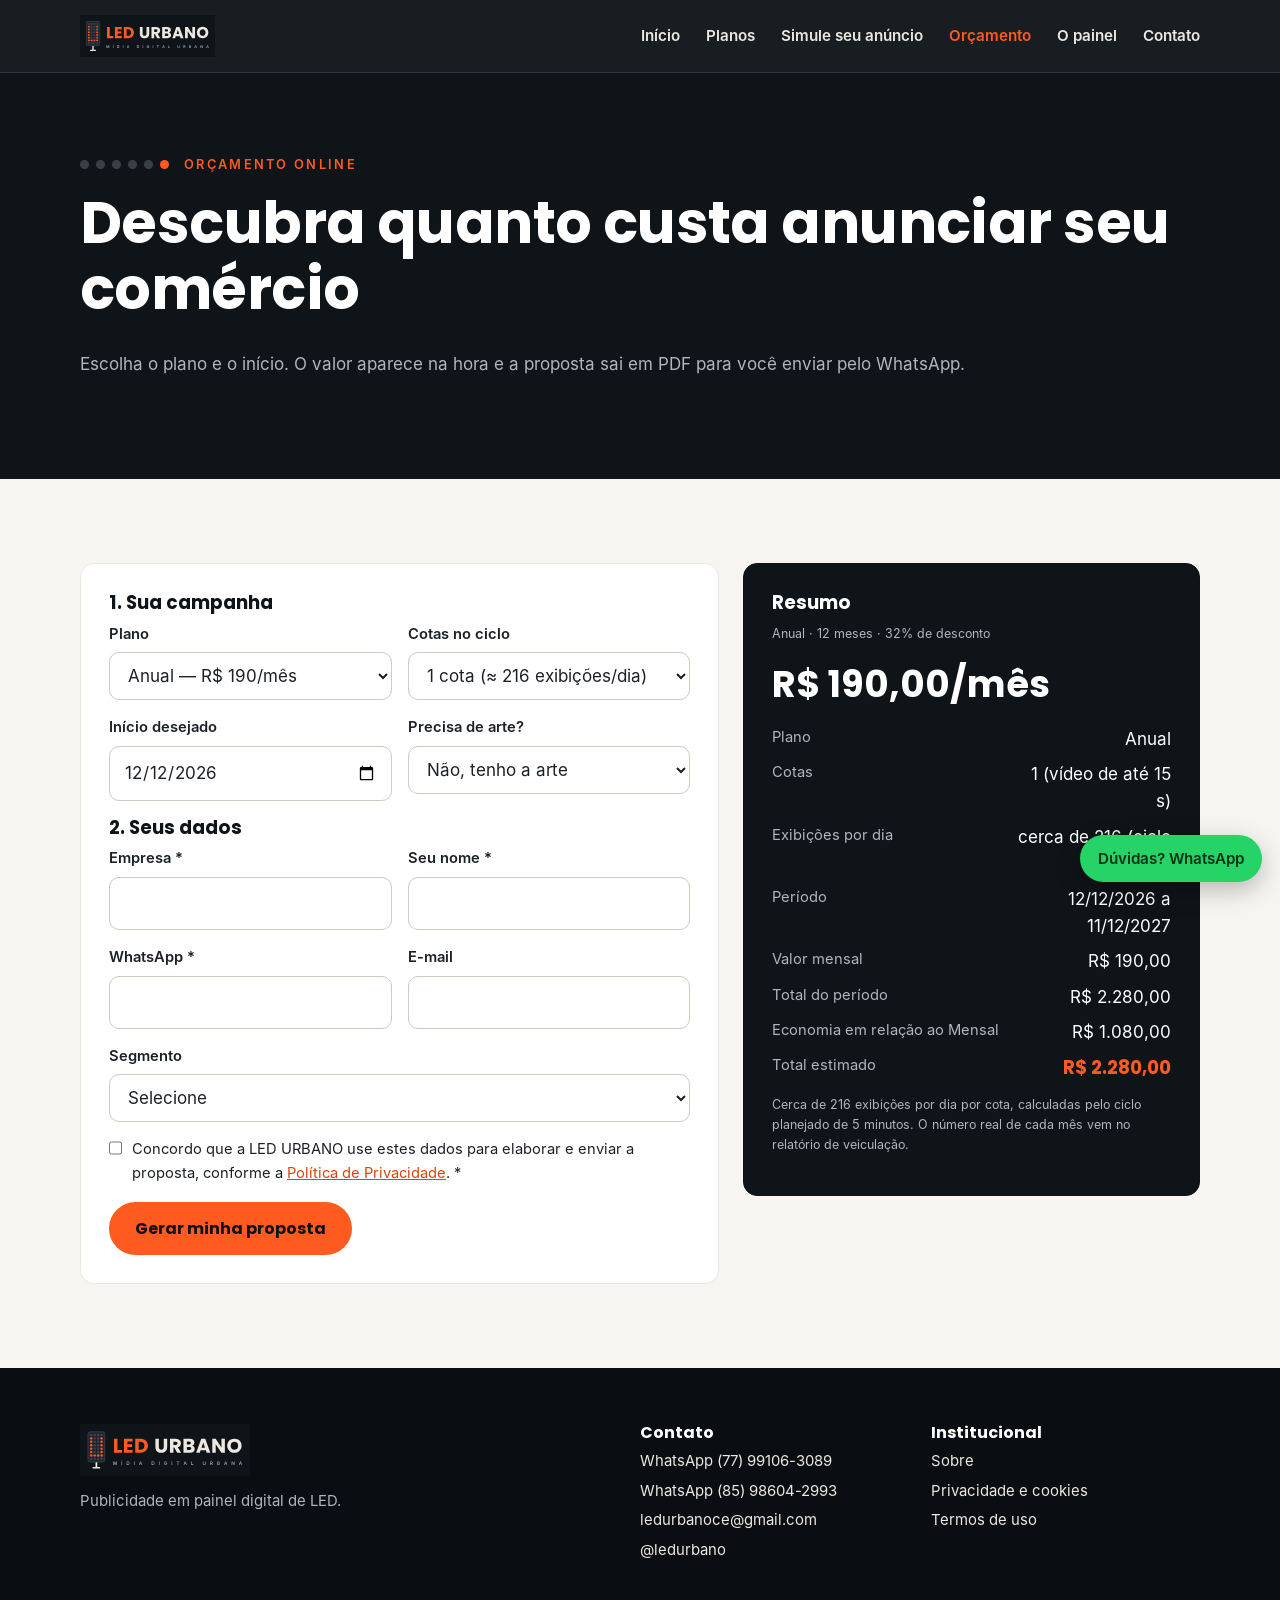
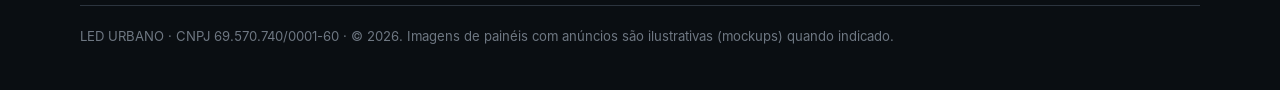
<file: orcamento.html>
<!doctype html>
<html lang="pt-BR">
<head>
<meta charset="utf-8">
<meta name="viewport" content="width=device-width, initial-scale=1">
<title>Orçamento online de publicidade em painel de LED | LED URBANO</title>
<meta name="description" content="Monte sua campanha no painel de LED da LED URBANO e receba a proposta com o valor na hora. Planos a partir de R$ 190/mês.">
<link rel="canonical" href="https://ledurbano.com.br/orcamento.html">
<meta property="og:type" content="website"><meta property="og:locale" content="pt_BR">
<meta property="og:title" content="Orçamento online — LED URBANO"><meta property="og:description" content="Monte sua campanha no painel de LED da LED URBANO e receba a proposta com o valor na hora. Planos a partir de R$ 190/mês.">
<meta property="og:url" content="https://ledurbano.com.br/orcamento.html"><meta property="og:image" content="https://ledurbano.com.br/img/og-image.jpg">
<meta name="theme-color" content="#0F1419">
<link rel="icon" href="favicon.ico" sizes="any"><link rel="icon" href="favicon.svg" type="image/svg+xml">
<link rel="apple-touch-icon" href="img/apple-touch-icon.png"><link rel="manifest" href="site.webmanifest">
<link rel="preload" href="fonts/poppins-700.woff" as="font" type="font/woff" crossorigin>
<link rel="stylesheet" href="css/style.css?v=20261125a">

</head>
<body data-whatsapp="5577991063089">
<a class="skip" href="#conteudo">Pular para o conteúdo</a>
<header class="top"><div class="wrap">
<a href="index.html" aria-label="LED URBANO — página inicial"><img src="img/logo-negativo.svg" alt="LED URBANO" width="190" height="59"></a>
<button class="menu-btn" aria-expanded="false" aria-controls="nav">Menu</button>
<nav id="nav" class="nav" aria-label="Principal"><a href="index.html">Início</a><a href="solucoes.html">Planos</a><a href="simulador.html">Simule seu anúncio</a><a href="orcamento.html" aria-current="page">Orçamento</a><a href="localizacao.html">O painel</a><a href="anunciantes.html">Contato</a></nav>
</div></header>
<main id="conteudo">

<section class="dark"><div class="wrap"><div class="eyebrow" aria-hidden="true"><i></i><i></i><i></i><i></i><i></i><i></i><span>Orçamento online</span></div><h1>Descubra quanto custa anunciar seu comércio</h1>
<p class="lead">Escolha o plano e o início. O valor aparece na hora e a proposta sai em PDF para você enviar pelo WhatsApp.</p></div></section>
<section><div class="wrap orc-wrap">
<form id="orc" class="card" novalidate>
<h2>1. Sua campanha</h2>
<div class="row"><div class="field"><label for="o-plano">Plano</label><select id="o-plano"><option value="mensal">Mensal — R$ 280/mês</option><option value="trimestral">Trimestral — R$ 230/mês</option><option value="anual" selected>Anual — R$ 190/mês</option><option value="fundador">Anunciante Fundador — R$ 190/mês + arte grátis (anual)</option><option value="avulsa15">Campanha de 15 dias — R$ 220</option></select></div>
<div class="field"><label for="o-cotas">Cotas no ciclo</label><select id="o-cotas"><option value="1">1 cota (≈ 216 exibições/dia)</option><option value="2">2 cotas (≈ 432 exibições/dia)</option><option value="3">3 cotas (≈ 648 exibições/dia)</option></select></div></div>
<div class="row"><div class="field"><label for="o-inicio">Início desejado</label><input type="date" id="o-inicio"></div>
<div class="field"><label for="o-arte">Precisa de arte?</label><select id="o-arte"><option value="nao">Não, tenho a arte</option><option value="sim">Sim, criem para mim</option></select></div></div>
<h2>2. Seus dados</h2>
<div class="row"><div class="field"><label for="o-empresa">Empresa *</label><input id="o-empresa" maxlength="120" autocomplete="organization"></div><div class="field"><label for="o-contato">Seu nome *</label><input id="o-contato" maxlength="120" autocomplete="name"></div></div>
<div class="row"><div class="field"><label for="o-tel">WhatsApp *</label><input id="o-tel" type="tel" maxlength="20" autocomplete="tel"></div><div class="field"><label for="o-email">E-mail</label><input id="o-email" type="email" maxlength="120" autocomplete="email"></div></div>
<div class="field"><label for="o-seg">Segmento</label><select id="o-seg"><option value="">Selecione</option><option>Supermercado</option><option>Farmácia</option><option>Restaurante/lanchonete</option><option>Clínica/saúde</option><option>Loja/varejo</option><option>Moda</option><option>Academia</option><option>Construção</option><option>Educação</option><option>Serviços</option><option>Eventos</option><option>Outro</option></select></div>
<div class="hp" aria-hidden="true"><label for="o-site">Não preencha</label><input id="o-site" tabindex="-1" autocomplete="off"></div>
<div class="field"><label class="check"><input type="checkbox" id="o-lgpd"> <span>Concordo que a LED URBANO use estes dados para elaborar e enviar a proposta, conforme a <a href="privacidade.html">Política de Privacidade</a>. *</span></label></div>
<button class="btn" type="submit">Gerar minha proposta</button><div id="o-erro" class="msg err" role="alert" hidden></div>
</form>
<aside class="card resumo-orc" aria-live="polite"><h2>Resumo</h2><p class="tag" id="r-plano"></p><div class="big" id="r-valor"></div><dl class="kv" id="r-kv"></dl>
<p class="tag">Cerca de 216 exibições por dia por cota, calculadas pelo ciclo planejado de 5 minutos. O número real de cada mês vem no relatório de veiculação.</p></aside>
</div>
<div class="wrap"><div class="card prop" id="prop" hidden><div class="prop-top"><div><span class="tag">Proposta comercial</span><div class="code" id="p-cod"></div><span class="tag" id="p-data"></span></div><div><span class="tag">Para</span><strong id="p-cli"></strong></div></div>
<dl class="kv" id="p-kv"></dl>
<div class="fechar"><a class="btn btn-fechar" id="p-fechar" href="https://wa.me/5577991063089" target="_blank" rel="noopener">Fechar contrato</a><p class="tag">Abre o WhatsApp da LED URBANO (77) 99106-3089 com a sua proposta e envia uma cópia por e-mail para a nossa equipe.</p><p style="text-align:center;margin:10px 0 0"><a href="https://wa.me/5577991063089?text=Ol%C3%A1%21%20Gerei%20uma%20proposta%20no%20site%20e%20tenho%20algumas%20d%C3%BAvidas%20antes%20de%20fechar." target="_blank" rel="noopener">Ainda com dúvidas? Fale com um atendente</a></p></div>
<div class="btns"><button type="button" class="btn ghost-l" id="p-pdf">Baixar proposta em PDF</button><a class="btn wa" id="p-wa" href="#" target="_blank" rel="noopener">Só enviar no WhatsApp</a><button type="button" class="btn ghost-l" id="p-copiar">Copiar resumo</button></div>
<div id="p-msg" class="msg" role="status"></div></div></div></section>
<script src="js/minipdf.js?v=20261125a" defer></script><script src="js/orcamento.js?v=20261125a" defer></script>
</main>
<footer><div class="wrap">
<div class="grid">
<div><img src="img/logo-negativo.svg" alt="LED URBANO" width="170" height="53" loading="lazy" style="margin-bottom:14px">
<p>Publicidade em painel digital de LED.</p></div>
<div><h3 style="color:#fff;font-size:1rem">Contato</h3><ul>
<li><a href="https://wa.me/5577991063089" rel="noopener">WhatsApp (77) 99106-3089</a></li>
<li><a href="https://wa.me/5585986042993" rel="noopener">WhatsApp (85) 98604-2993</a></li>
<li><a href="mailto:ledurbanoce@gmail.com">ledurbanoce@gmail.com</a></li>
<li><a href="https://instagram.com/ledurbano" rel="noopener">@ledurbano</a></li></ul></div>
<div><h3 style="color:#fff;font-size:1rem">Institucional</h3><ul>
<li><a href="sobre.html">Sobre</a></li><li><a href="privacidade.html">Privacidade e cookies</a></li><li><a href="termos.html">Termos de uso</a></li></ul></div>
</div>
<p class="legal">LED URBANO · CNPJ 69.570.740/0001-60 · © 2026. Imagens de painéis com anúncios são ilustrativas (mockups) quando indicado.</p>
</div></footer>
<a class="wa" href="https://wa.me/5577991063089?text=Ol%C3%A1%21%20Tenho%20um%20com%C3%A9rcio%20e%20gostaria%20de%20saber%20como%20anunciar%20no%20painel%20da%20LED%20URBANO." target="_blank" rel="noopener" aria-label="Tire suas dúvidas pelo WhatsApp">Dúvidas? WhatsApp</a>
<script src="js/main.js?v=20261125a" defer></script>
</body>
</html>
</file>
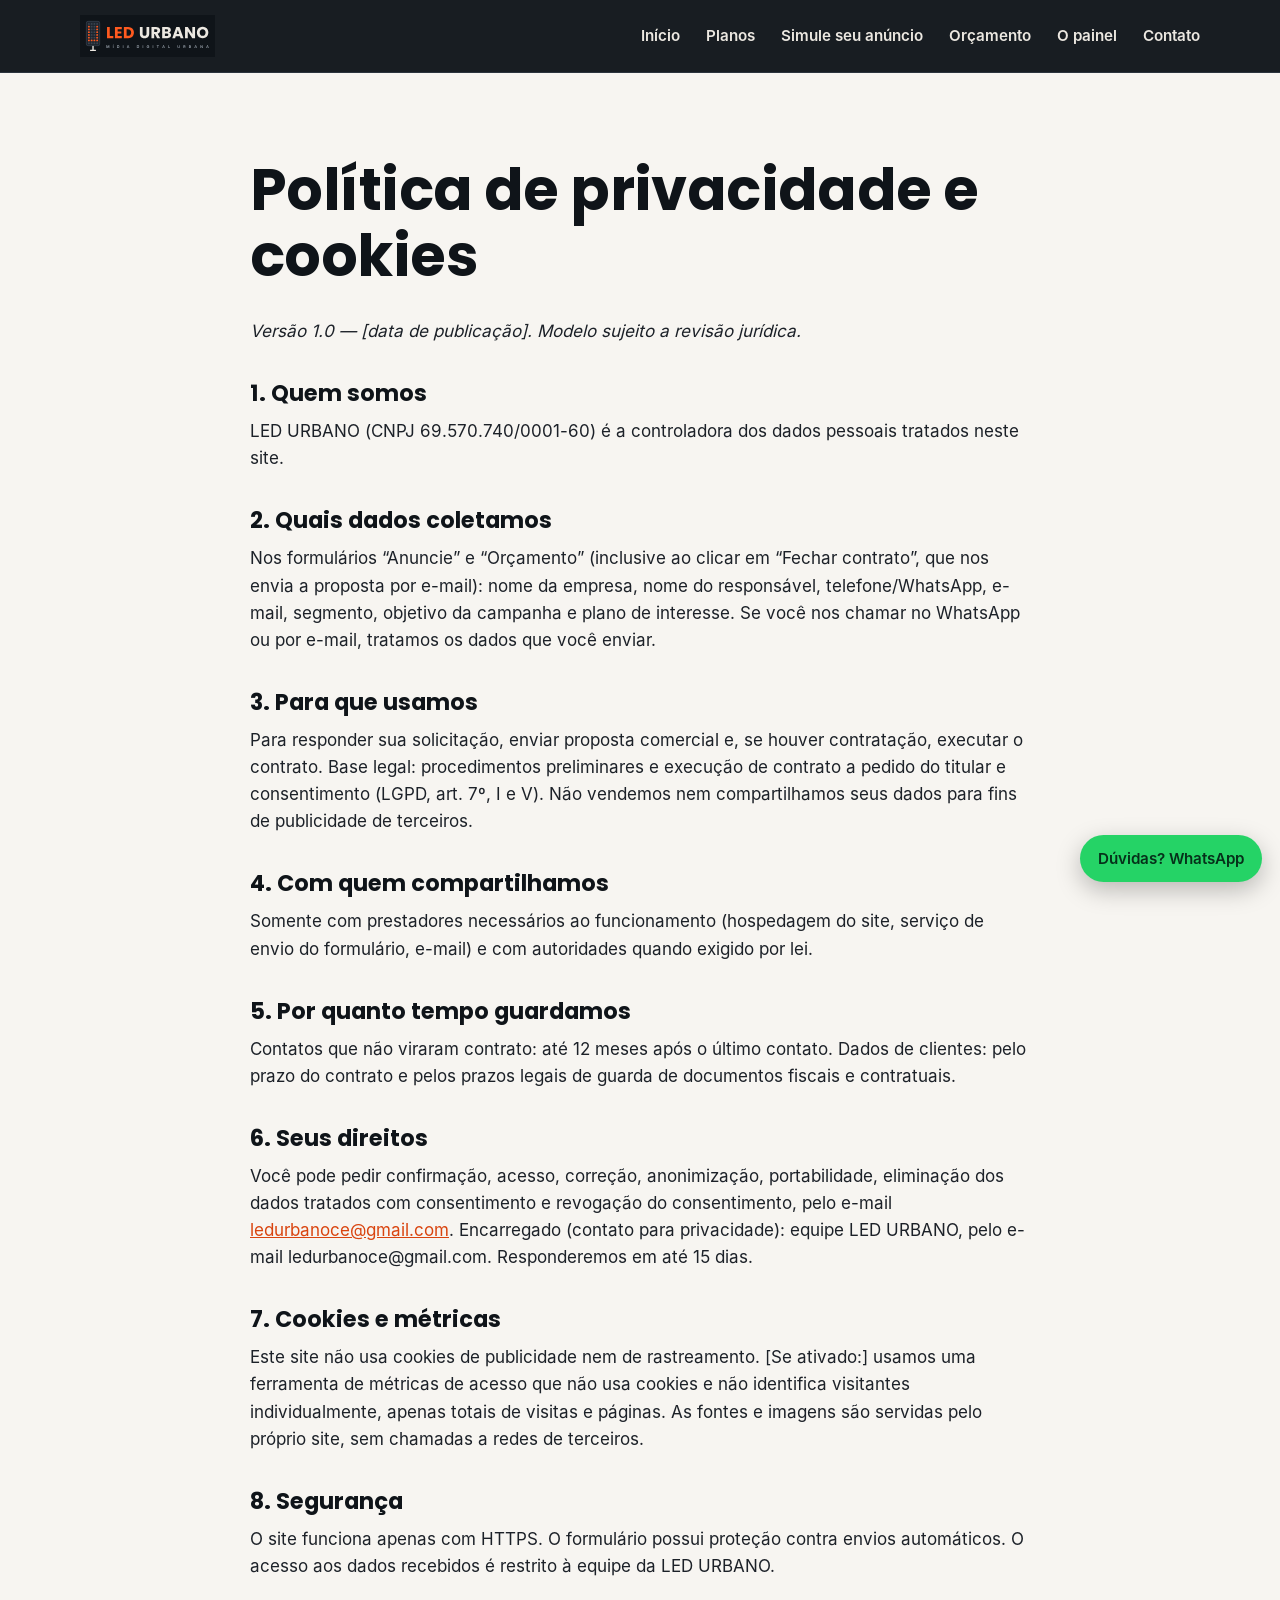
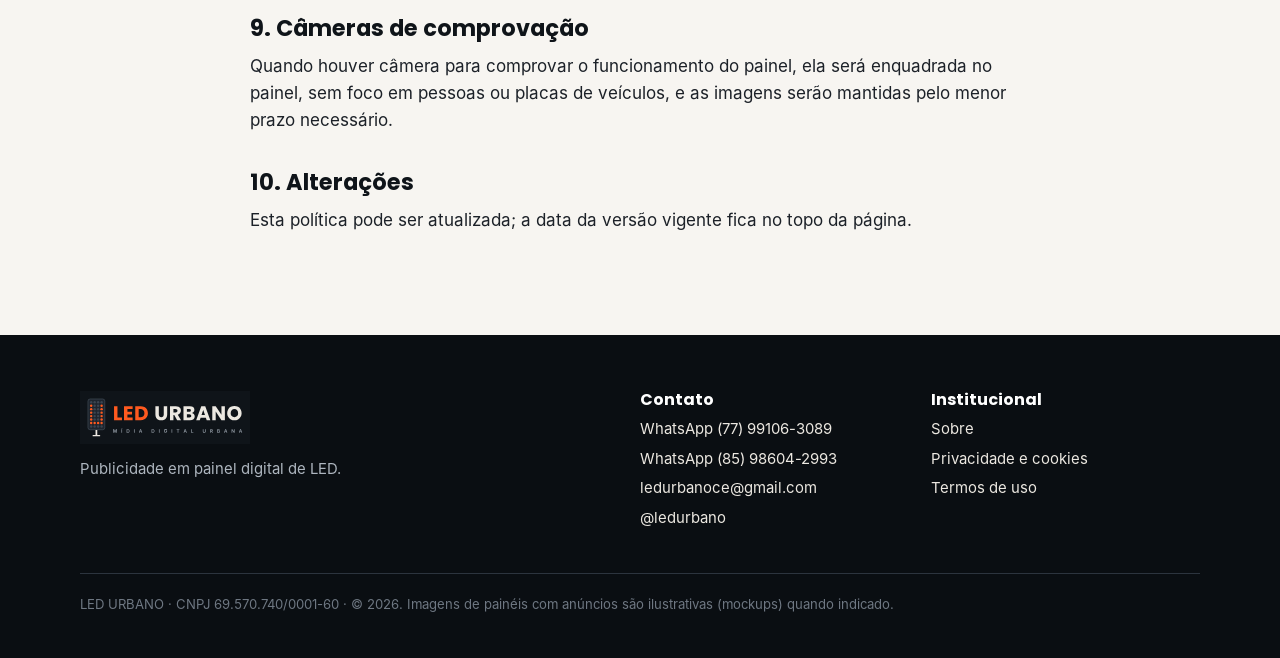
<file: privacidade.html>
<!doctype html>
<html lang="pt-BR">
<head>
<meta charset="utf-8">
<meta name="viewport" content="width=device-width, initial-scale=1">
<title>Política de privacidade e cookies — LED URBANO</title>
<meta name="description" content="Como a LED URBANO trata dados pessoais conforme a LGPD.">
<link rel="canonical" href="https://ledurbano.com.br/privacidade.html">
<meta property="og:type" content="website"><meta property="og:locale" content="pt_BR">
<meta property="og:title" content="Política de privacidade e cookies — LED URBANO"><meta property="og:description" content="Como a LED URBANO trata dados pessoais conforme a LGPD.">
<meta property="og:url" content="https://ledurbano.com.br/privacidade.html"><meta property="og:image" content="https://ledurbano.com.br/img/og-image.jpg">
<meta name="theme-color" content="#0F1419">
<link rel="icon" href="favicon.ico" sizes="any"><link rel="icon" href="favicon.svg" type="image/svg+xml">
<link rel="apple-touch-icon" href="img/apple-touch-icon.png"><link rel="manifest" href="site.webmanifest">
<link rel="preload" href="fonts/poppins-700.woff" as="font" type="font/woff" crossorigin>
<link rel="stylesheet" href="css/style.css?v=20261125a">

</head>
<body data-whatsapp="5577991063089">
<a class="skip" href="#conteudo">Pular para o conteúdo</a>
<header class="top"><div class="wrap">
<a href="index.html" aria-label="LED URBANO — página inicial"><img src="img/logo-negativo.svg" alt="LED URBANO" width="190" height="59"></a>
<button class="menu-btn" aria-expanded="false" aria-controls="nav">Menu</button>
<nav id="nav" class="nav" aria-label="Principal"><a href="index.html">Início</a><a href="solucoes.html">Planos</a><a href="simulador.html">Simule seu anúncio</a><a href="orcamento.html">Orçamento</a><a href="localizacao.html">O painel</a><a href="anunciantes.html">Contato</a></nav>
</div></header>
<main id="conteudo">

<section><div class="wrap legal-text"><h1>Política de privacidade e cookies</h1><p><em>Versão 1.0 — [data de publicação]. Modelo sujeito a revisão jurídica.</em></p>
<h2>1. Quem somos</h2><p>LED URBANO (CNPJ 69.570.740/0001-60) é a controladora dos dados pessoais tratados neste site.</p>
<h2>2. Quais dados coletamos</h2><p>Nos formulários “Anuncie” e “Orçamento” (inclusive ao clicar em “Fechar contrato”, que nos envia a proposta por e-mail): nome da empresa, nome do responsável, telefone/WhatsApp, e-mail, segmento, objetivo da campanha e plano de interesse. Se você nos chamar no WhatsApp ou por e-mail, tratamos os dados que você enviar.</p>
<h2>3. Para que usamos</h2><p>Para responder sua solicitação, enviar proposta comercial e, se houver contratação, executar o contrato. Base legal: procedimentos preliminares e execução de contrato a pedido do titular e consentimento (LGPD, art. 7º, I e V). Não vendemos nem compartilhamos seus dados para fins de publicidade de terceiros.</p>
<h2>4. Com quem compartilhamos</h2><p>Somente com prestadores necessários ao funcionamento (hospedagem do site, serviço de envio do formulário, e-mail) e com autoridades quando exigido por lei.</p>
<h2>5. Por quanto tempo guardamos</h2><p>Contatos que não viraram contrato: até 12 meses após o último contato. Dados de clientes: pelo prazo do contrato e pelos prazos legais de guarda de documentos fiscais e contratuais.</p>
<h2>6. Seus direitos</h2><p>Você pode pedir confirmação, acesso, correção, anonimização, portabilidade, eliminação dos dados tratados com consentimento e revogação do consentimento, pelo e-mail <a href="mailto:ledurbanoce@gmail.com">ledurbanoce@gmail.com</a>. Encarregado (contato para privacidade): equipe LED URBANO, pelo e-mail ledurbanoce@gmail.com. Responderemos em até 15 dias.</p>
<h2>7. Cookies e métricas</h2><p>Este site não usa cookies de publicidade nem de rastreamento. [Se ativado:] usamos uma ferramenta de métricas de acesso que não usa cookies e não identifica visitantes individualmente, apenas totais de visitas e páginas. As fontes e imagens são servidas pelo próprio site, sem chamadas a redes de terceiros.</p>
<h2>8. Segurança</h2><p>O site funciona apenas com HTTPS. O formulário possui proteção contra envios automáticos. O acesso aos dados recebidos é restrito à equipe da LED URBANO.</p>
<h2>9. Câmeras de comprovação</h2><p>Quando houver câmera para comprovar o funcionamento do painel, ela será enquadrada no painel, sem foco em pessoas ou placas de veículos, e as imagens serão mantidas pelo menor prazo necessário.</p>
<h2>10. Alterações</h2><p>Esta política pode ser atualizada; a data da versão vigente fica no topo da página.</p>
</div></section>
</main>
<footer><div class="wrap">
<div class="grid">
<div><img src="img/logo-negativo.svg" alt="LED URBANO" width="170" height="53" loading="lazy" style="margin-bottom:14px">
<p>Publicidade em painel digital de LED.</p></div>
<div><h3 style="color:#fff;font-size:1rem">Contato</h3><ul>
<li><a href="https://wa.me/5577991063089" rel="noopener">WhatsApp (77) 99106-3089</a></li>
<li><a href="https://wa.me/5585986042993" rel="noopener">WhatsApp (85) 98604-2993</a></li>
<li><a href="mailto:ledurbanoce@gmail.com">ledurbanoce@gmail.com</a></li>
<li><a href="https://instagram.com/ledurbano" rel="noopener">@ledurbano</a></li></ul></div>
<div><h3 style="color:#fff;font-size:1rem">Institucional</h3><ul>
<li><a href="sobre.html">Sobre</a></li><li><a href="privacidade.html">Privacidade e cookies</a></li><li><a href="termos.html">Termos de uso</a></li></ul></div>
</div>
<p class="legal">LED URBANO · CNPJ 69.570.740/0001-60 · © 2026. Imagens de painéis com anúncios são ilustrativas (mockups) quando indicado.</p>
</div></footer>
<a class="wa" href="https://wa.me/5577991063089?text=Ol%C3%A1%21%20Tenho%20um%20com%C3%A9rcio%20e%20gostaria%20de%20saber%20como%20anunciar%20no%20painel%20da%20LED%20URBANO." target="_blank" rel="noopener" aria-label="Tire suas dúvidas pelo WhatsApp">Dúvidas? WhatsApp</a>
<script src="js/main.js?v=20261125a" defer></script>
</body>
</html>
</file>
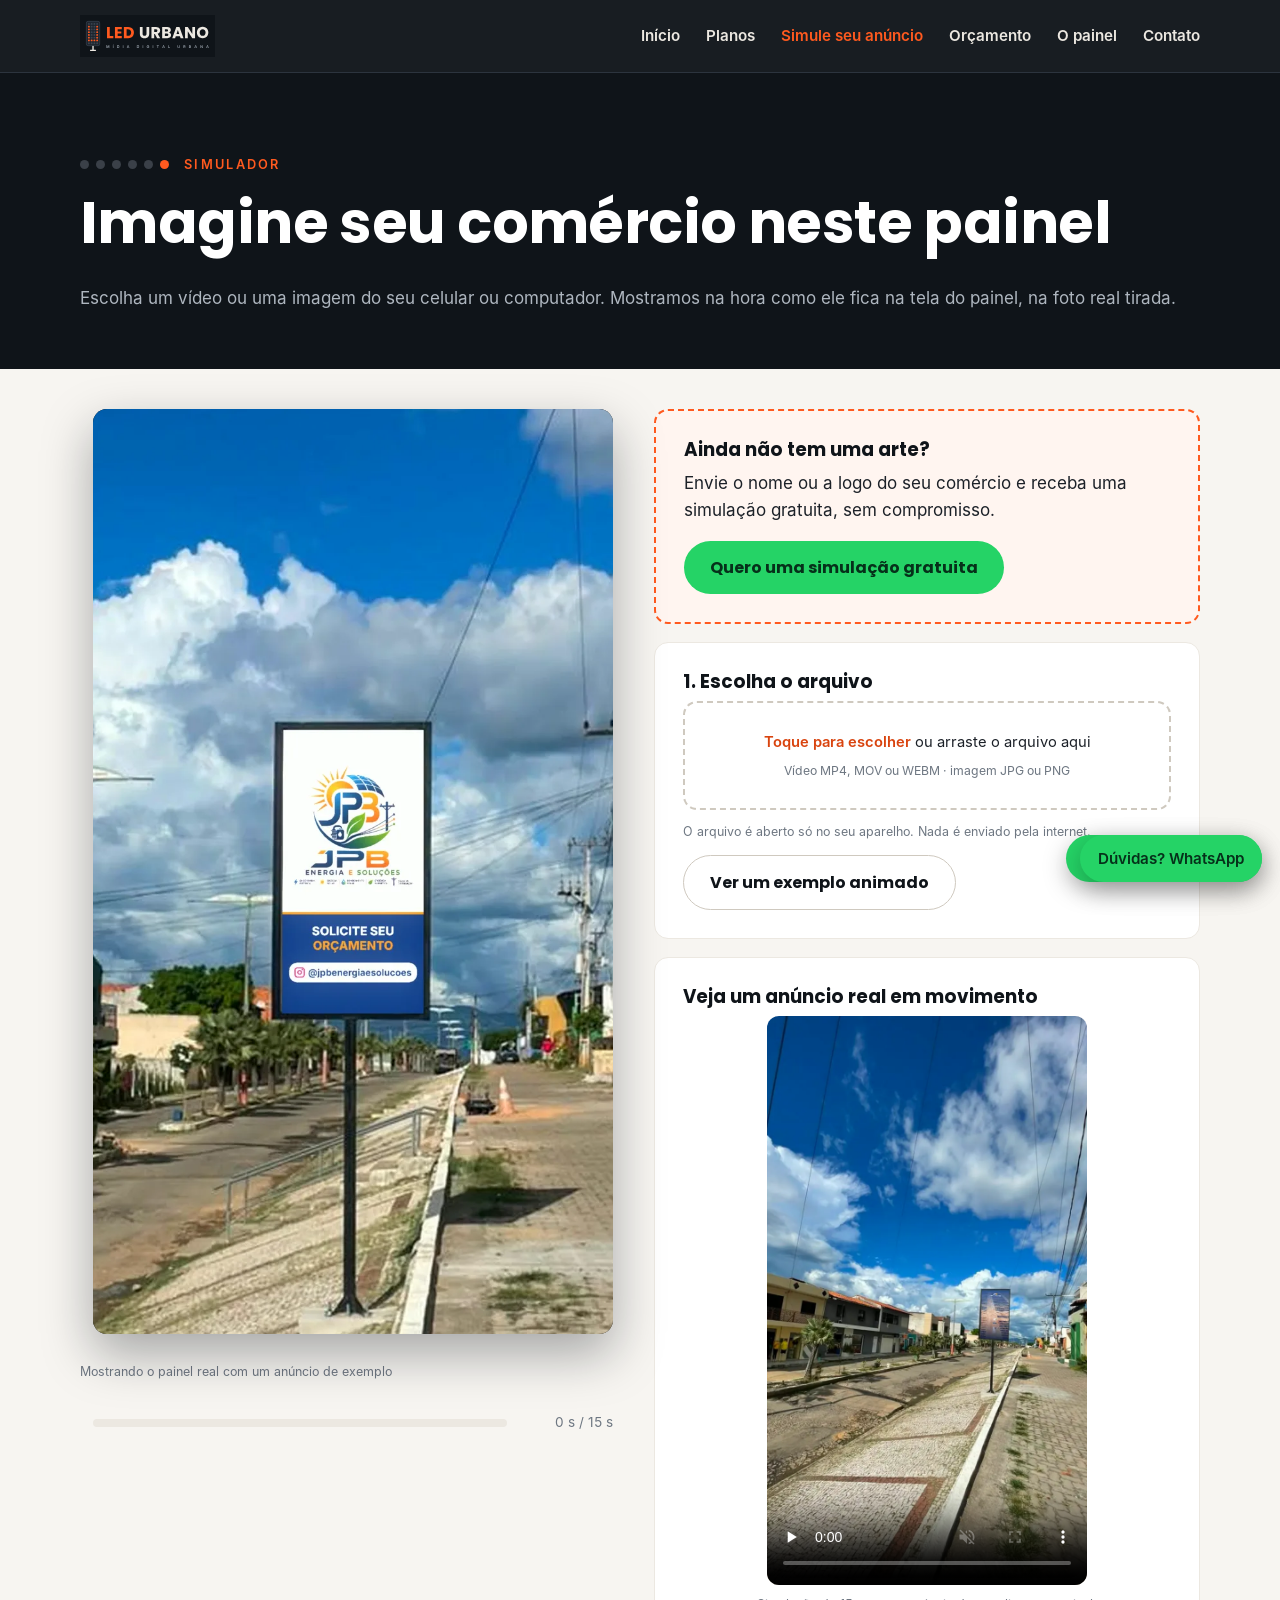
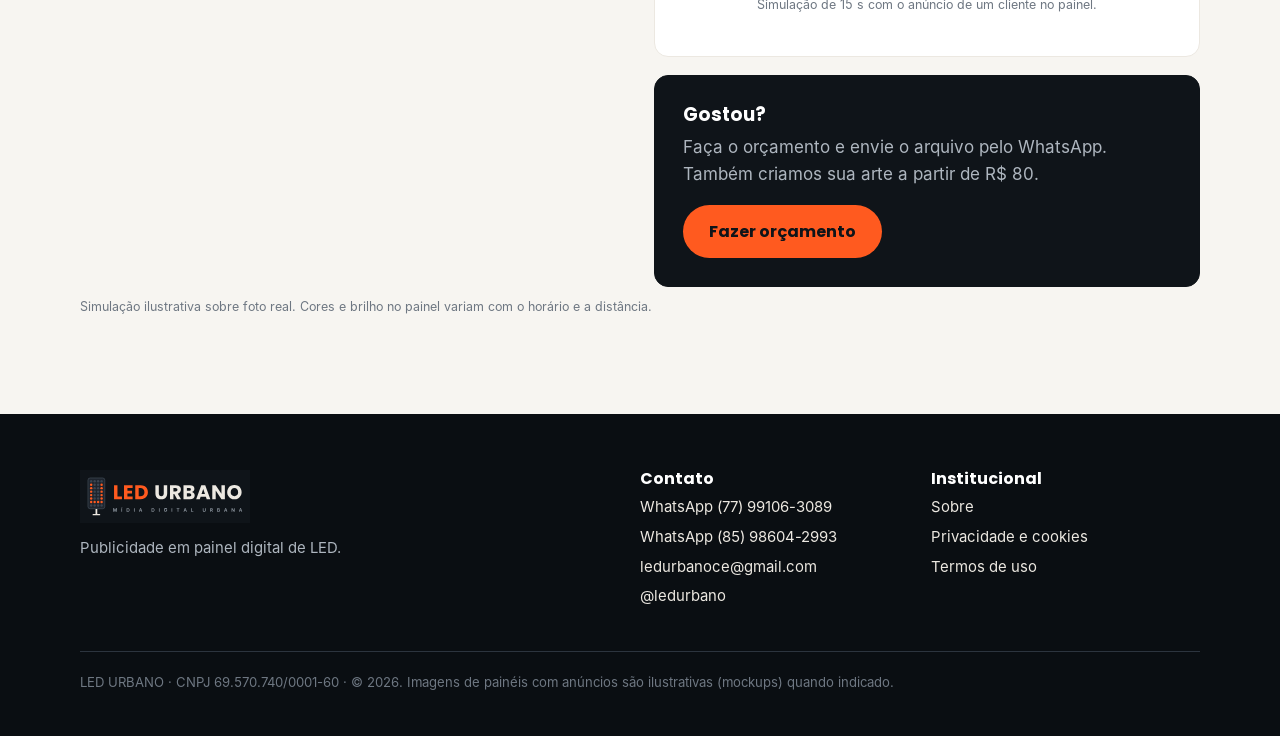
<file: simulador.html>
<!doctype html>
<html lang="pt-BR">
<head>
<meta charset="utf-8">
<meta name="viewport" content="width=device-width, initial-scale=1">
<title>Simulador: veja seu anúncio no painel de LED real | LED URBANO</title>
<meta name="description" content="Envie seu vídeo ou imagem e veja na hora como sua campanha fica no painel de LED real da LED URBANO.">
<link rel="canonical" href="https://ledurbano.com.br/simulador.html">
<meta property="og:type" content="website"><meta property="og:locale" content="pt_BR">
<meta property="og:title" content="Simule seu anúncio no painel — LED URBANO"><meta property="og:description" content="Envie seu vídeo ou imagem e veja na hora como sua campanha fica no painel de LED real da LED URBANO.">
<meta property="og:url" content="https://ledurbano.com.br/simulador.html"><meta property="og:image" content="https://ledurbano.com.br/img/og-image.jpg">
<meta name="theme-color" content="#0F1419">
<link rel="icon" href="favicon.ico" sizes="any"><link rel="icon" href="favicon.svg" type="image/svg+xml">
<link rel="apple-touch-icon" href="img/apple-touch-icon.png"><link rel="manifest" href="site.webmanifest">
<link rel="preload" href="fonts/poppins-700.woff" as="font" type="font/woff" crossorigin>
<link rel="stylesheet" href="css/style.css?v=20261125a">

</head>
<body data-whatsapp="5577991063089">
<a class="skip" href="#conteudo">Pular para o conteúdo</a>
<header class="top"><div class="wrap">
<a href="index.html" aria-label="LED URBANO — página inicial"><img src="img/logo-negativo.svg" alt="LED URBANO" width="190" height="59"></a>
<button class="menu-btn" aria-expanded="false" aria-controls="nav">Menu</button>
<nav id="nav" class="nav" aria-label="Principal"><a href="index.html">Início</a><a href="solucoes.html">Planos</a><a href="simulador.html" aria-current="page">Simule seu anúncio</a><a href="orcamento.html">Orçamento</a><a href="localizacao.html">O painel</a><a href="anunciantes.html">Contato</a></nav>
</div></header>
<main id="conteudo">

<section class="dark sim-hero"><div class="wrap"><div class="eyebrow" aria-hidden="true"><i></i><i></i><i></i><i></i><i></i><i></i><span>Simulador</span></div><h1>Imagine seu comércio neste painel</h1>
<p class="lead">Escolha um vídeo ou uma imagem do seu celular ou computador. Mostramos na hora como ele fica na tela do painel, na foto real tirada.</p></div></section>
<section class="sim-sec"><div class="wrap sim-grid">
<div class="sim-col">
<div id="sim-stage" class="sim-stage"><img id="sim-foto" src="img/painel-dia.webp" alt="Foto real do painel de LED da LED URBANO na avenida, de dia" width="810" height="1440"><div id="sim-tela" class="sim-tela" aria-hidden="true"></div></div>
<p class="tag" id="sim-estado">Mostrando o painel real com um anúncio de exemplo</p>
<div class="sim-time" aria-hidden="true"><div><i id="sim-barra"></i></div><span id="sim-tempo">0 s / 15 s</span></div>
</div>
<div class="sim-col">
<div class="card sim-gratis"><h2>Ainda não tem uma arte?</h2><p>Envie o nome ou a logo do seu comércio e receba uma simulação gratuita, sem compromisso.</p><a class="btn wa-btn" href="https://wa.me/5577991063089?text=Ol%C3%A1%21%20Quero%20uma%20simula%C3%A7%C3%A3o%20gratuita%20do%20meu%20com%C3%A9rcio%20no%20painel%20da%20LED%20URBANO.%20Vou%20enviar%20o%20nome/logo." target="_blank" rel="noopener">Quero uma simulação gratuita</a></div>
<div class="card"><h2>1. Escolha o arquivo</h2>
<label class="sim-drop" id="sim-drop" for="sim-arquivo"><strong>Toque para escolher</strong> ou arraste o arquivo aqui<small>Vídeo MP4, MOV ou WEBM · imagem JPG ou PNG</small></label>
<input id="sim-arquivo" type="file" accept="video/*,image/*" class="sr">
<p class="tag">O arquivo é aberto só no seu aparelho. Nada é enviado pela internet.</p>
<button type="button" class="btn ghost-l" id="sim-exemplo">Ver um exemplo animado</button>
<div id="sim-erro" class="msg err" role="alert" hidden></div></div>
<div class="card" id="sim-ctrl" hidden><h2>2. Ajuste a visualização</h2>
<fieldset class="sim-modos"><legend>Enquadramento</legend>
<label><input type="radio" name="sim-modo" value="preencher" checked> Preencher a tela (corta as bordas)</label>
<label><input type="radio" name="sim-modo" value="ajustar"> Mostrar inteiro (com faixas)</label></fieldset>
<label class="check"><input type="checkbox" id="sim-leds"> <span>Mostrar os pontos de LED (como se vê de perto)</span></label>
<div class="btns"><button type="button" class="btn sm" id="sim-play">Pausar</button><button type="button" class="btn sm ghost-l" id="sim-limpar">Remover arquivo</button></div></div>
<div class="card" id="sim-analise" hidden><h2>Análise do arquivo</h2><p class="tag" id="sim-info"></p><ul id="sim-avisos" class="sim-avisos"></ul></div>
<div class="card"><h2>Veja um anúncio real em movimento</h2><video src="video/painel-led.mp4" poster="img/painel-video-poster.webp" width="720" height="1280" controls muted loop playsinline preload="none" style="width:100%;max-width:320px;height:auto;border-radius:12px;display:block;margin:0 auto"></video><p class="tag" style="text-align:center">Simulação de 15 s com o anúncio de um cliente no painel.</p></div>
<div class="card dark-card"><h2>Gostou?</h2><p>Faça o orçamento e envie o arquivo pelo WhatsApp. Também criamos sua arte a partir de R$ 80.</p>
<div class="btns"><a class="btn" href="orcamento.html">Fazer orçamento</a><a class="btn wa" href="https://wa.me/5577991063089?text=Ol%C3%A1%2C%20LED%20URBANO!%20Testei%20meu%20an%C3%BAncio%20no%20simulador%20e%20quero%20anunciar." rel="noopener">Enviar pelo WhatsApp</a></div></div>
</div></div>
<div class="wrap"><p class="tag">Simulação ilustrativa sobre foto real. Cores e brilho no painel variam com o horário e a distância.</p></div></section>
<script src="js/simulador.js?v=20261125a" defer></script>
</main>
<footer><div class="wrap">
<div class="grid">
<div><img src="img/logo-negativo.svg" alt="LED URBANO" width="170" height="53" loading="lazy" style="margin-bottom:14px">
<p>Publicidade em painel digital de LED.</p></div>
<div><h3 style="color:#fff;font-size:1rem">Contato</h3><ul>
<li><a href="https://wa.me/5577991063089" rel="noopener">WhatsApp (77) 99106-3089</a></li>
<li><a href="https://wa.me/5585986042993" rel="noopener">WhatsApp (85) 98604-2993</a></li>
<li><a href="mailto:ledurbanoce@gmail.com">ledurbanoce@gmail.com</a></li>
<li><a href="https://instagram.com/ledurbano" rel="noopener">@ledurbano</a></li></ul></div>
<div><h3 style="color:#fff;font-size:1rem">Institucional</h3><ul>
<li><a href="sobre.html">Sobre</a></li><li><a href="privacidade.html">Privacidade e cookies</a></li><li><a href="termos.html">Termos de uso</a></li></ul></div>
</div>
<p class="legal">LED URBANO · CNPJ 69.570.740/0001-60 · © 2026. Imagens de painéis com anúncios são ilustrativas (mockups) quando indicado.</p>
</div></footer>
<a class="wa" href="https://wa.me/5577991063089?text=Ol%C3%A1%21%20Tenho%20um%20com%C3%A9rcio%20e%20gostaria%20de%20saber%20como%20anunciar%20no%20painel%20da%20LED%20URBANO." target="_blank" rel="noopener" aria-label="Tire suas dúvidas pelo WhatsApp">Dúvidas? WhatsApp</a>
<script src="js/main.js?v=20261125a" defer></script>
</body>
</html>
</file>
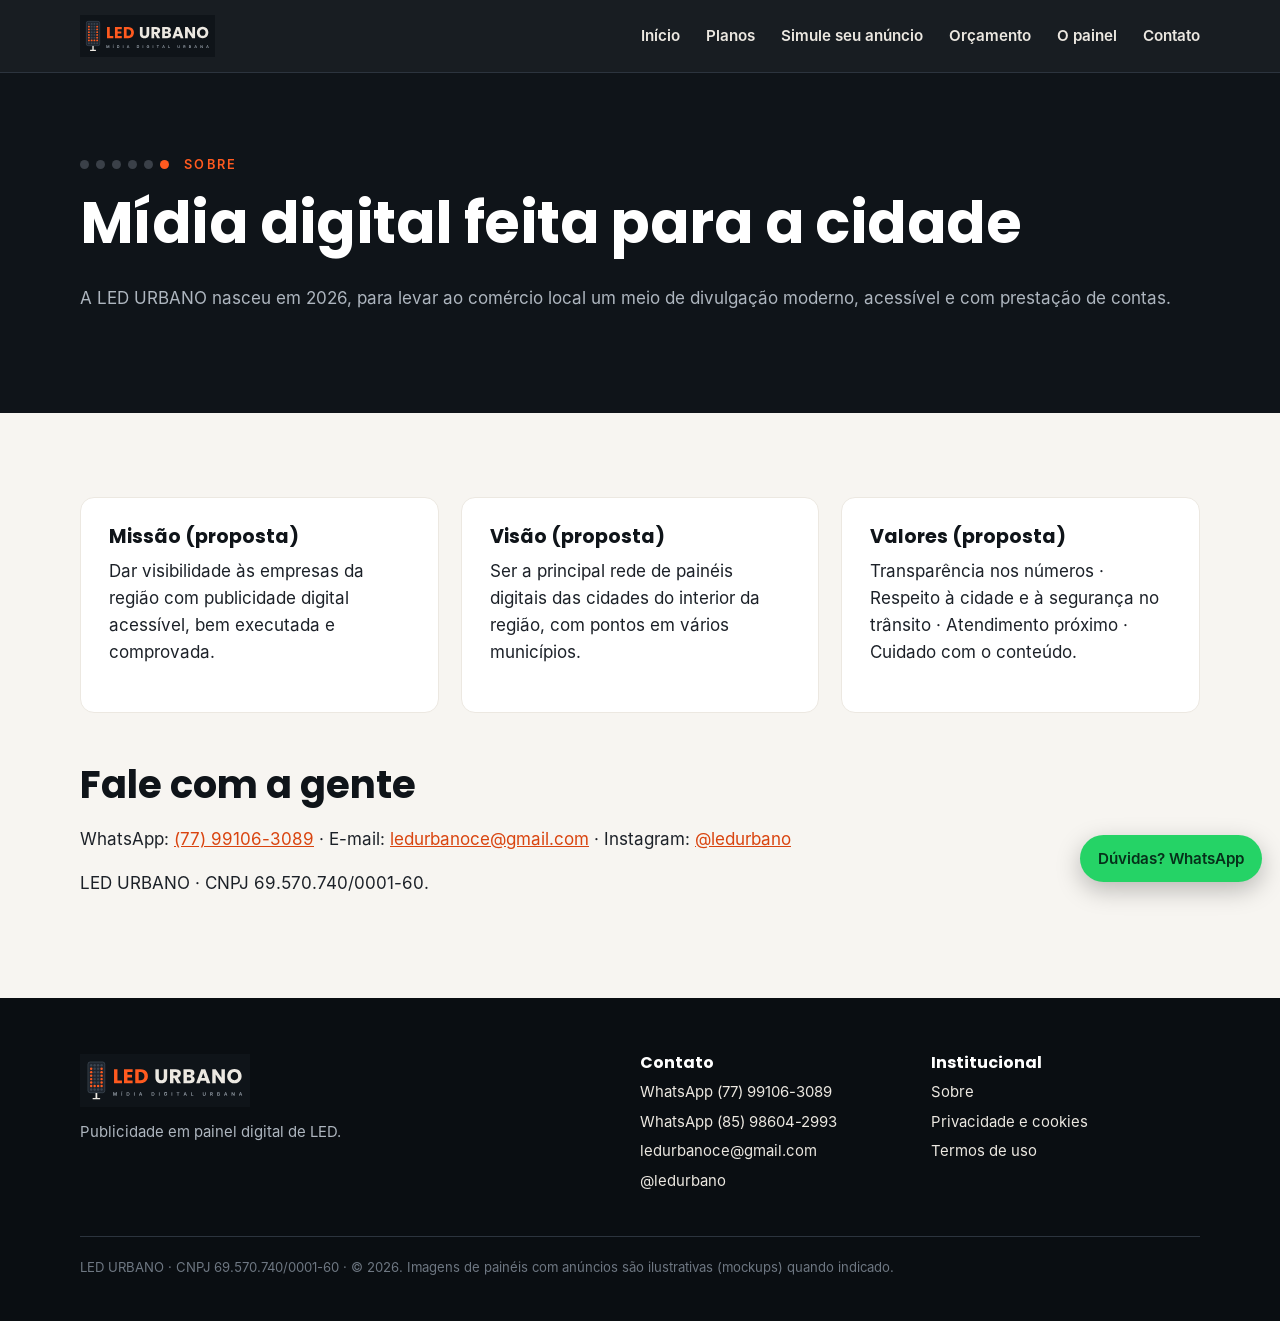
<file: sobre.html>
<!doctype html>
<html lang="pt-BR">
<head>
<meta charset="utf-8">
<meta name="viewport" content="width=device-width, initial-scale=1">
<title>Sobre a LED URBANO — mídia digital urbana</title>
<meta name="description" content="Conheça a LED URBANO, empresa de mídia exterior digital do Ceará.">
<link rel="canonical" href="https://ledurbano.com.br/sobre.html">
<meta property="og:type" content="website"><meta property="og:locale" content="pt_BR">
<meta property="og:title" content="Sobre a LED URBANO"><meta property="og:description" content="Conheça a LED URBANO, empresa de mídia exterior digital do Ceará.">
<meta property="og:url" content="https://ledurbano.com.br/sobre.html"><meta property="og:image" content="https://ledurbano.com.br/img/og-image.jpg">
<meta name="theme-color" content="#0F1419">
<link rel="icon" href="favicon.ico" sizes="any"><link rel="icon" href="favicon.svg" type="image/svg+xml">
<link rel="apple-touch-icon" href="img/apple-touch-icon.png"><link rel="manifest" href="site.webmanifest">
<link rel="preload" href="fonts/poppins-700.woff" as="font" type="font/woff" crossorigin>
<link rel="stylesheet" href="css/style.css?v=20261125a">

</head>
<body data-whatsapp="5577991063089">
<a class="skip" href="#conteudo">Pular para o conteúdo</a>
<header class="top"><div class="wrap">
<a href="index.html" aria-label="LED URBANO — página inicial"><img src="img/logo-negativo.svg" alt="LED URBANO" width="190" height="59"></a>
<button class="menu-btn" aria-expanded="false" aria-controls="nav">Menu</button>
<nav id="nav" class="nav" aria-label="Principal"><a href="index.html">Início</a><a href="solucoes.html">Planos</a><a href="simulador.html">Simule seu anúncio</a><a href="orcamento.html">Orçamento</a><a href="localizacao.html">O painel</a><a href="anunciantes.html">Contato</a></nav>
</div></header>
<main id="conteudo">

<section class="dark"><div class="wrap"><div class="eyebrow" aria-hidden="true"><i></i><i></i><i></i><i></i><i></i><i></i><span>Sobre</span></div><h1>Mídia digital feita para a cidade</h1>
<p class="lead">A LED URBANO nasceu em 2026, para levar ao comércio local um meio de divulgação moderno, acessível e com prestação de contas.</p></div></section>
<section><div class="wrap"><div class="grid g3">
<div class="card"><h3>Missão (proposta)</h3><p>Dar visibilidade às empresas da região com publicidade digital acessível, bem executada e comprovada.</p></div>
<div class="card"><h3>Visão (proposta)</h3><p>Ser a principal rede de painéis digitais das cidades do interior da região, com pontos em vários municípios.</p></div>
<div class="card"><h3>Valores (proposta)</h3><p>Transparência nos números · Respeito à cidade e à segurança no trânsito · Atendimento próximo · Cuidado com o conteúdo.</p></div>
</div>
<h2 style="margin-top:50px">Fale com a gente</h2>
<p>WhatsApp: <a href="https://wa.me/5577991063089" rel="noopener">(77) 99106-3089</a> · E-mail: <a href="mailto:ledurbanoce@gmail.com">ledurbanoce@gmail.com</a> · Instagram: <a href="https://instagram.com/ledurbano" rel="noopener">@ledurbano</a></p>
<p>LED URBANO · CNPJ 69.570.740/0001-60.</p>
</div></section>
</main>
<footer><div class="wrap">
<div class="grid">
<div><img src="img/logo-negativo.svg" alt="LED URBANO" width="170" height="53" loading="lazy" style="margin-bottom:14px">
<p>Publicidade em painel digital de LED.</p></div>
<div><h3 style="color:#fff;font-size:1rem">Contato</h3><ul>
<li><a href="https://wa.me/5577991063089" rel="noopener">WhatsApp (77) 99106-3089</a></li>
<li><a href="https://wa.me/5585986042993" rel="noopener">WhatsApp (85) 98604-2993</a></li>
<li><a href="mailto:ledurbanoce@gmail.com">ledurbanoce@gmail.com</a></li>
<li><a href="https://instagram.com/ledurbano" rel="noopener">@ledurbano</a></li></ul></div>
<div><h3 style="color:#fff;font-size:1rem">Institucional</h3><ul>
<li><a href="sobre.html">Sobre</a></li><li><a href="privacidade.html">Privacidade e cookies</a></li><li><a href="termos.html">Termos de uso</a></li></ul></div>
</div>
<p class="legal">LED URBANO · CNPJ 69.570.740/0001-60 · © 2026. Imagens de painéis com anúncios são ilustrativas (mockups) quando indicado.</p>
</div></footer>
<a class="wa" href="https://wa.me/5577991063089?text=Ol%C3%A1%21%20Tenho%20um%20com%C3%A9rcio%20e%20gostaria%20de%20saber%20como%20anunciar%20no%20painel%20da%20LED%20URBANO." target="_blank" rel="noopener" aria-label="Tire suas dúvidas pelo WhatsApp">Dúvidas? WhatsApp</a>
<script src="js/main.js?v=20261125a" defer></script>
</body>
</html>
</file>
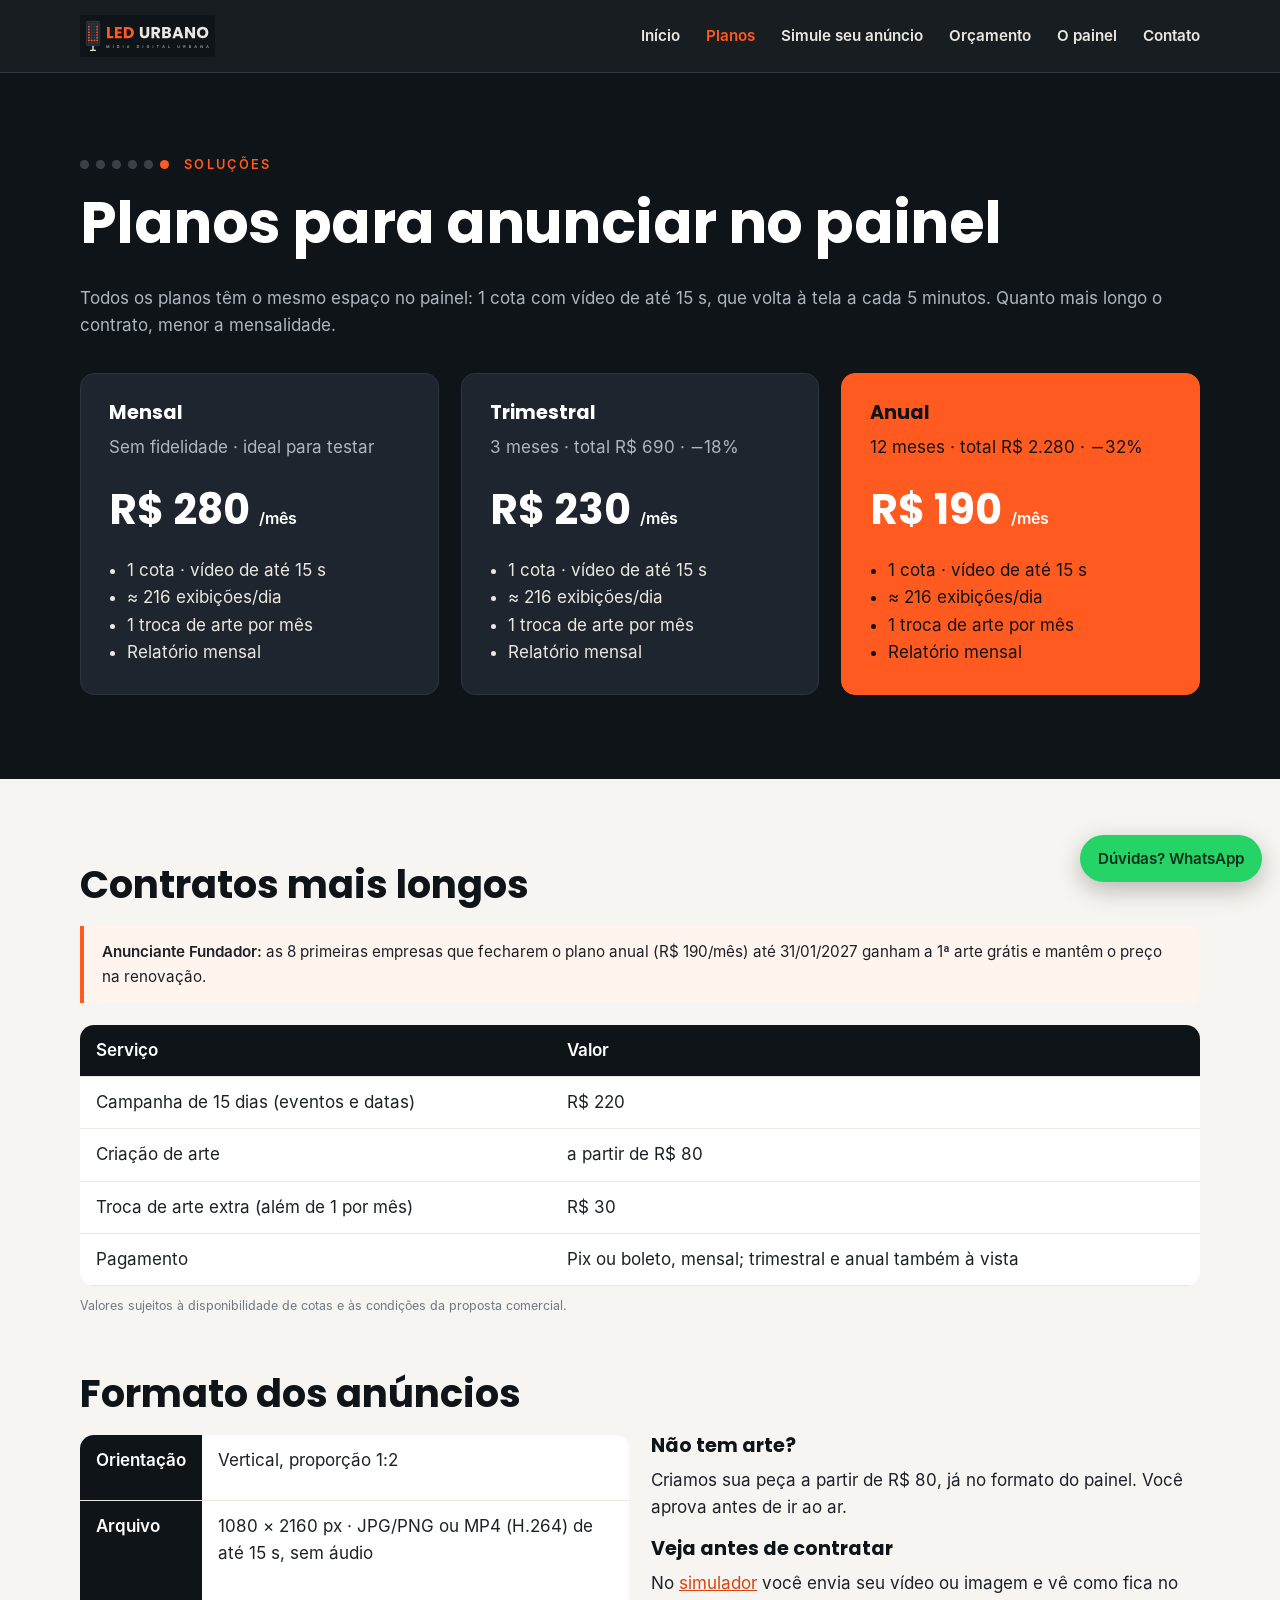
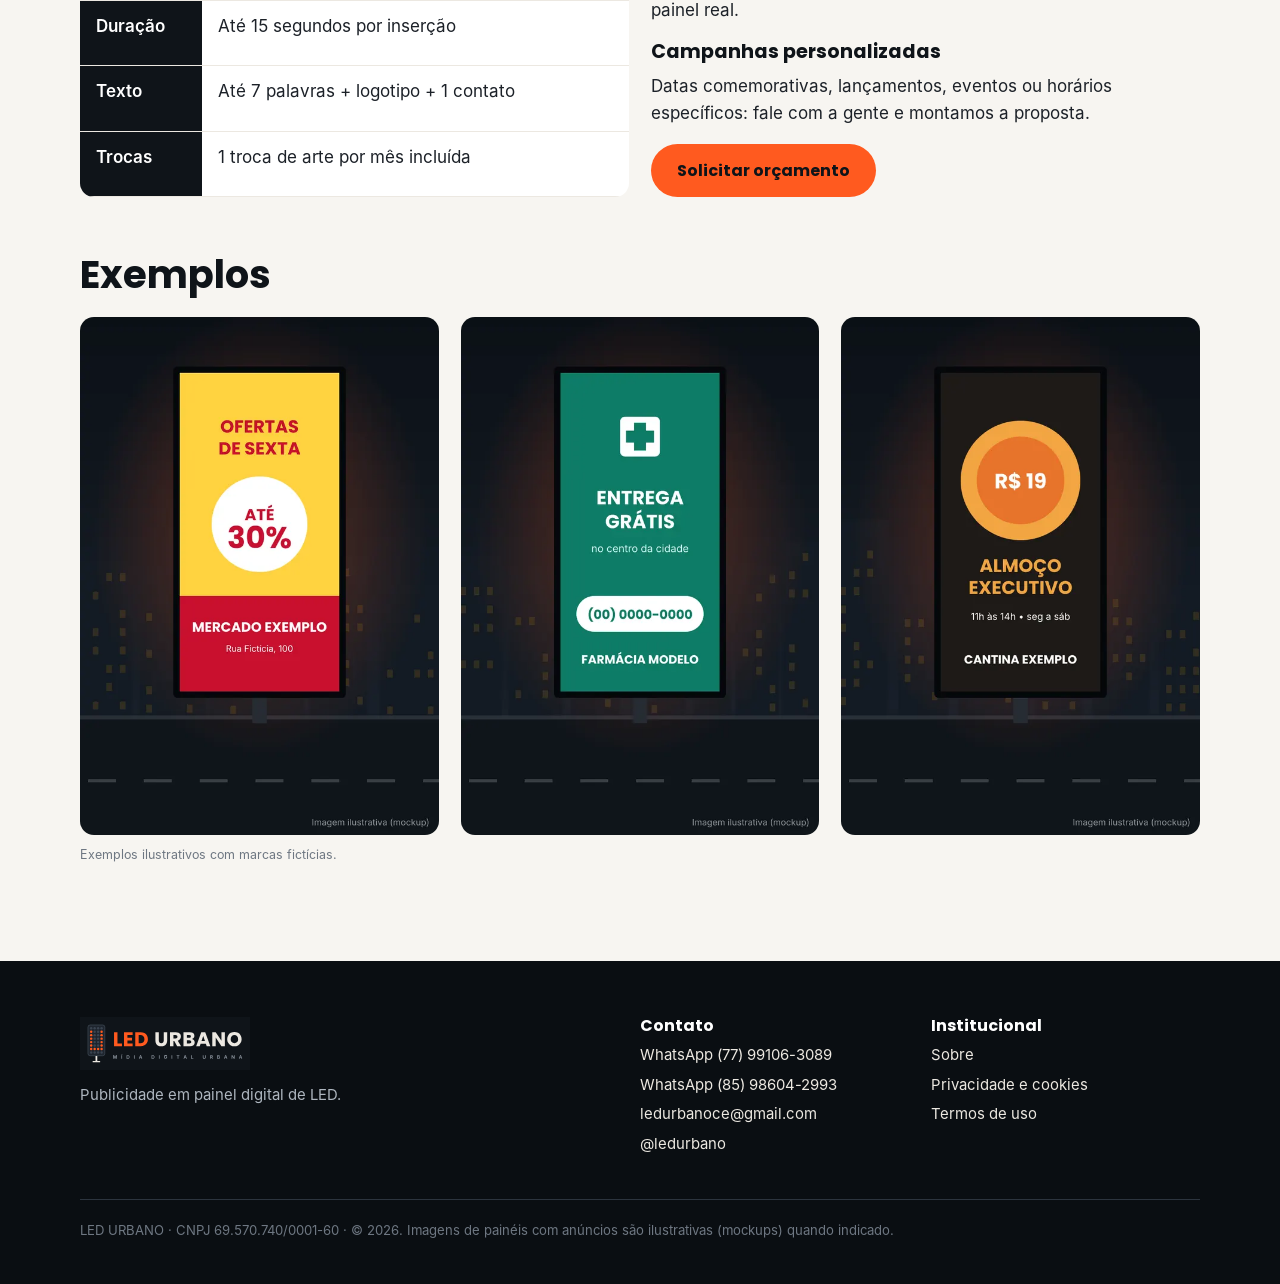
<file: solucoes.html>
<!doctype html>
<html lang="pt-BR">
<head>
<meta charset="utf-8">
<meta name="viewport" content="width=device-width, initial-scale=1">
<title>Planos e preços de outdoor digital — R$ 190 a R$ 280/mês | LED URBANO</title>
<meta name="description" content="Planos de publicidade no painel digital de LED: Mensal R$ 280, Trimestral R$ 230/mês e Anual R$ 190/mês. Vídeos de até 15 s, das 5h às 23h.">
<link rel="canonical" href="https://ledurbano.com.br/solucoes.html">
<meta property="og:type" content="website"><meta property="og:locale" content="pt_BR">
<meta property="og:title" content="Planos e formatos — LED URBANO"><meta property="og:description" content="Planos de publicidade no painel digital de LED: Mensal R$ 280, Trimestral R$ 230/mês e Anual R$ 190/mês. Vídeos de até 15 s, das 5h às 23h.">
<meta property="og:url" content="https://ledurbano.com.br/solucoes.html"><meta property="og:image" content="https://ledurbano.com.br/img/og-image.jpg">
<meta name="theme-color" content="#0F1419">
<link rel="icon" href="favicon.ico" sizes="any"><link rel="icon" href="favicon.svg" type="image/svg+xml">
<link rel="apple-touch-icon" href="img/apple-touch-icon.png"><link rel="manifest" href="site.webmanifest">
<link rel="preload" href="fonts/poppins-700.woff" as="font" type="font/woff" crossorigin>
<link rel="stylesheet" href="css/style.css?v=20261125a">

</head>
<body data-whatsapp="5577991063089">
<a class="skip" href="#conteudo">Pular para o conteúdo</a>
<header class="top"><div class="wrap">
<a href="index.html" aria-label="LED URBANO — página inicial"><img src="img/logo-negativo.svg" alt="LED URBANO" width="190" height="59"></a>
<button class="menu-btn" aria-expanded="false" aria-controls="nav">Menu</button>
<nav id="nav" class="nav" aria-label="Principal"><a href="index.html">Início</a><a href="solucoes.html" aria-current="page">Planos</a><a href="simulador.html">Simule seu anúncio</a><a href="orcamento.html">Orçamento</a><a href="localizacao.html">O painel</a><a href="anunciantes.html">Contato</a></nav>
</div></header>
<main id="conteudo">

<section class="dark"><div class="wrap"><div class="eyebrow" aria-hidden="true"><i></i><i></i><i></i><i></i><i></i><i></i><span>Soluções</span></div><h1>Planos para anunciar no painel</h1>
<p class="lead">Todos os planos têm o mesmo espaço no painel: 1 cota com vídeo de até 15 s, que volta à tela a cada 5 minutos. Quanto mais longo o contrato, menor a mensalidade.</p>
<div class="grid g3" style="margin-top:34px">
<div class="card price"><h3>Mensal</h3><p>Sem fidelidade · ideal para testar</p><div class="val">R$ 280 <small>/mês</small></div><ul><li>1 cota · vídeo de até 15 s</li><li>≈ 216 exibições/dia</li><li>1 troca de arte por mês</li><li>Relatório mensal</li></ul></div>
<div class="card price"><h3>Trimestral</h3><p>3 meses · total R$ 690 · −18%</p><div class="val">R$ 230 <small>/mês</small></div><ul><li>1 cota · vídeo de até 15 s</li><li>≈ 216 exibições/dia</li><li>1 troca de arte por mês</li><li>Relatório mensal</li></ul></div>
<div class="card price hl"><h3>Anual</h3><p>12 meses · total R$ 2.280 · −32%</p><div class="val">R$ 190 <small>/mês</small></div><ul><li>1 cota · vídeo de até 15 s</li><li>≈ 216 exibições/dia</li><li>1 troca de arte por mês</li><li>Relatório mensal</li></ul></div>

</div></div></section>
<section><div class="wrap">
<h2>Contratos mais longos</h2>
<div class="note" style="margin-bottom:22px"><strong>Anunciante Fundador:</strong> as 8 primeiras empresas que fecharem o plano anual (R$ 190/mês) até 31/01/2027 ganham a 1ª arte grátis e mantêm o preço na renovação.</div>
<table><thead><tr><th>Serviço</th><th>Valor</th></tr></thead><tbody>
<tr><td>Campanha de 15 dias (eventos e datas)</td><td>R$ 220</td></tr>
<tr><td>Criação de arte</td><td>a partir de R$ 80</td></tr>
<tr><td>Troca de arte extra (além de 1 por mês)</td><td>R$ 30</td></tr>
<tr><td>Pagamento</td><td>Pix ou boleto, mensal; trimestral e anual também à vista</td></tr></tbody></table>
<p class="tag">Valores sujeitos à disponibilidade de cotas e às condições da proposta comercial.</p>
<h2 style="margin-top:56px">Formato dos anúncios</h2>
<div class="grid g2"><table><tbody>
<tr><th scope="row">Orientação</th><td>Vertical, proporção 1:2</td></tr><tr><th scope="row">Arquivo</th><td>1080 × 2160 px · JPG/PNG ou MP4 (H.264) de até 15 s, sem áudio</td></tr>
<tr><th scope="row">Duração</th><td>Até 15 segundos por inserção</td></tr><tr><th scope="row">Texto</th><td>Até 7 palavras + logotipo + 1 contato</td></tr>
<tr><th scope="row">Trocas</th><td>1 troca de arte por mês incluída</td></tr></tbody></table>
<div><h3>Não tem arte?</h3><p>Criamos sua peça a partir de R$ 80, já no formato do painel. Você aprova antes de ir ao ar.</p>
<h3>Veja antes de contratar</h3><p>No <a href="simulador.html">simulador</a> você envia seu vídeo ou imagem e vê como fica no painel real.</p>
<h3>Campanhas personalizadas</h3><p>Datas comemorativas, lançamentos, eventos ou horários específicos: fale com a gente e montamos a proposta.</p>
<a class="btn" href="anunciantes.html">Solicitar orçamento</a></div></div>
<h2 style="margin-top:56px">Exemplos</h2><div class="grid g3 ex">
<img src="img/ex-mercado.webp" alt="Exemplo ilustrativo: anúncio de ofertas de supermercado fictício no painel" width="600" height="867" loading="lazy">
<img src="img/ex-farmacia.webp" alt="Exemplo ilustrativo: anúncio de farmácia fictícia no painel" width="600" height="867" loading="lazy">
<img src="img/ex-restaurante.webp" alt="Exemplo ilustrativo: anúncio de restaurante fictício no painel" width="600" height="867" loading="lazy"></div>
<p class="tag">Exemplos ilustrativos com marcas fictícias.</p>
</div></section>
</main>
<footer><div class="wrap">
<div class="grid">
<div><img src="img/logo-negativo.svg" alt="LED URBANO" width="170" height="53" loading="lazy" style="margin-bottom:14px">
<p>Publicidade em painel digital de LED.</p></div>
<div><h3 style="color:#fff;font-size:1rem">Contato</h3><ul>
<li><a href="https://wa.me/5577991063089" rel="noopener">WhatsApp (77) 99106-3089</a></li>
<li><a href="https://wa.me/5585986042993" rel="noopener">WhatsApp (85) 98604-2993</a></li>
<li><a href="mailto:ledurbanoce@gmail.com">ledurbanoce@gmail.com</a></li>
<li><a href="https://instagram.com/ledurbano" rel="noopener">@ledurbano</a></li></ul></div>
<div><h3 style="color:#fff;font-size:1rem">Institucional</h3><ul>
<li><a href="sobre.html">Sobre</a></li><li><a href="privacidade.html">Privacidade e cookies</a></li><li><a href="termos.html">Termos de uso</a></li></ul></div>
</div>
<p class="legal">LED URBANO · CNPJ 69.570.740/0001-60 · © 2026. Imagens de painéis com anúncios são ilustrativas (mockups) quando indicado.</p>
</div></footer>
<a class="wa" href="https://wa.me/5577991063089?text=Ol%C3%A1%21%20Tenho%20um%20com%C3%A9rcio%20e%20gostaria%20de%20saber%20como%20anunciar%20no%20painel%20da%20LED%20URBANO." target="_blank" rel="noopener" aria-label="Tire suas dúvidas pelo WhatsApp">Dúvidas? WhatsApp</a>
<script src="js/main.js?v=20261125a" defer></script>
</body>
</html>
</file>
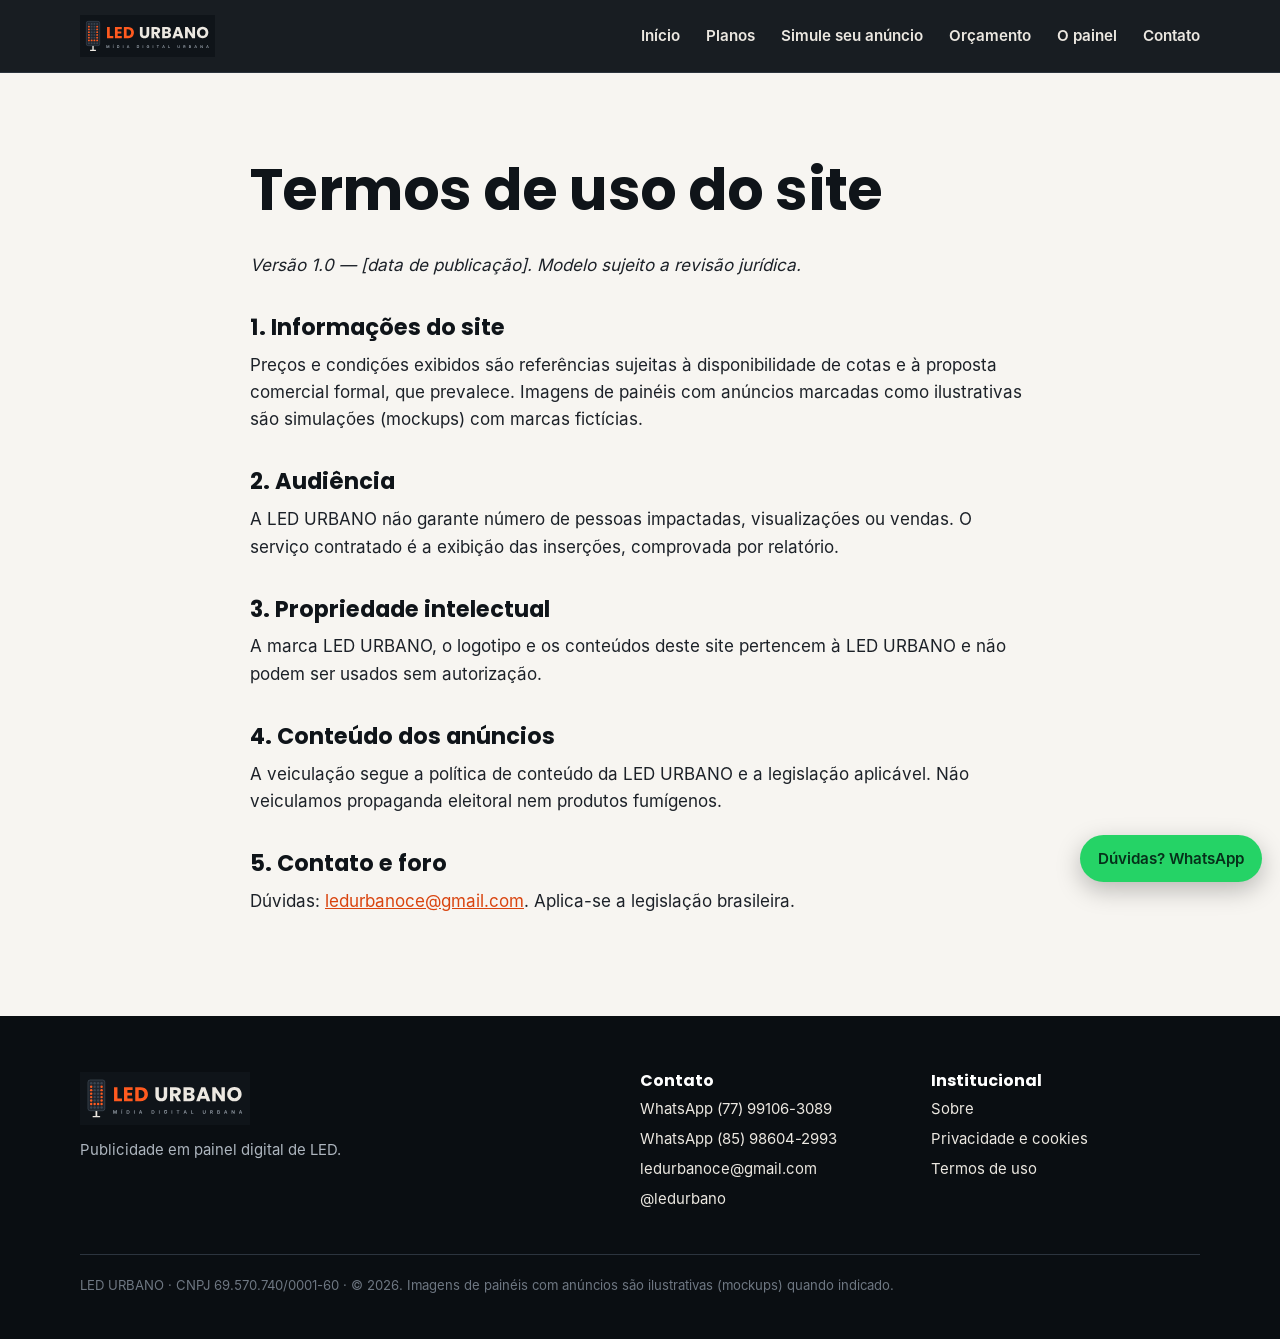
<file: termos.html>
<!doctype html>
<html lang="pt-BR">
<head>
<meta charset="utf-8">
<meta name="viewport" content="width=device-width, initial-scale=1">
<title>Termos de uso — LED URBANO</title>
<meta name="description" content="Termos de uso do site da LED URBANO.">
<link rel="canonical" href="https://ledurbano.com.br/termos.html">
<meta property="og:type" content="website"><meta property="og:locale" content="pt_BR">
<meta property="og:title" content="Termos de uso — LED URBANO"><meta property="og:description" content="Termos de uso do site da LED URBANO.">
<meta property="og:url" content="https://ledurbano.com.br/termos.html"><meta property="og:image" content="https://ledurbano.com.br/img/og-image.jpg">
<meta name="theme-color" content="#0F1419">
<link rel="icon" href="favicon.ico" sizes="any"><link rel="icon" href="favicon.svg" type="image/svg+xml">
<link rel="apple-touch-icon" href="img/apple-touch-icon.png"><link rel="manifest" href="site.webmanifest">
<link rel="preload" href="fonts/poppins-700.woff" as="font" type="font/woff" crossorigin>
<link rel="stylesheet" href="css/style.css?v=20261125a">

</head>
<body data-whatsapp="5577991063089">
<a class="skip" href="#conteudo">Pular para o conteúdo</a>
<header class="top"><div class="wrap">
<a href="index.html" aria-label="LED URBANO — página inicial"><img src="img/logo-negativo.svg" alt="LED URBANO" width="190" height="59"></a>
<button class="menu-btn" aria-expanded="false" aria-controls="nav">Menu</button>
<nav id="nav" class="nav" aria-label="Principal"><a href="index.html">Início</a><a href="solucoes.html">Planos</a><a href="simulador.html">Simule seu anúncio</a><a href="orcamento.html">Orçamento</a><a href="localizacao.html">O painel</a><a href="anunciantes.html">Contato</a></nav>
</div></header>
<main id="conteudo">

<section><div class="wrap legal-text"><h1>Termos de uso do site</h1><p><em>Versão 1.0 — [data de publicação]. Modelo sujeito a revisão jurídica.</em></p>
<h2>1. Informações do site</h2><p>Preços e condições exibidos são referências sujeitas à disponibilidade de cotas e à proposta comercial formal, que prevalece. Imagens de painéis com anúncios marcadas como ilustrativas são simulações (mockups) com marcas fictícias.</p>
<h2>2. Audiência</h2><p>A LED URBANO não garante número de pessoas impactadas, visualizações ou vendas. O serviço contratado é a exibição das inserções, comprovada por relatório.</p>
<h2>3. Propriedade intelectual</h2><p>A marca LED URBANO, o logotipo e os conteúdos deste site pertencem à LED URBANO e não podem ser usados sem autorização.</p>
<h2>4. Conteúdo dos anúncios</h2><p>A veiculação segue a política de conteúdo da LED URBANO e a legislação aplicável. Não veiculamos propaganda eleitoral nem produtos fumígenos.</p>
<h2>5. Contato e foro</h2><p>Dúvidas: <a href="mailto:ledurbanoce@gmail.com">ledurbanoce@gmail.com</a>. Aplica-se a legislação brasileira.</p>
</div></section>
</main>
<footer><div class="wrap">
<div class="grid">
<div><img src="img/logo-negativo.svg" alt="LED URBANO" width="170" height="53" loading="lazy" style="margin-bottom:14px">
<p>Publicidade em painel digital de LED.</p></div>
<div><h3 style="color:#fff;font-size:1rem">Contato</h3><ul>
<li><a href="https://wa.me/5577991063089" rel="noopener">WhatsApp (77) 99106-3089</a></li>
<li><a href="https://wa.me/5585986042993" rel="noopener">WhatsApp (85) 98604-2993</a></li>
<li><a href="mailto:ledurbanoce@gmail.com">ledurbanoce@gmail.com</a></li>
<li><a href="https://instagram.com/ledurbano" rel="noopener">@ledurbano</a></li></ul></div>
<div><h3 style="color:#fff;font-size:1rem">Institucional</h3><ul>
<li><a href="sobre.html">Sobre</a></li><li><a href="privacidade.html">Privacidade e cookies</a></li><li><a href="termos.html">Termos de uso</a></li></ul></div>
</div>
<p class="legal">LED URBANO · CNPJ 69.570.740/0001-60 · © 2026. Imagens de painéis com anúncios são ilustrativas (mockups) quando indicado.</p>
</div></footer>
<a class="wa" href="https://wa.me/5577991063089?text=Ol%C3%A1%21%20Tenho%20um%20com%C3%A9rcio%20e%20gostaria%20de%20saber%20como%20anunciar%20no%20painel%20da%20LED%20URBANO." target="_blank" rel="noopener" aria-label="Tire suas dúvidas pelo WhatsApp">Dúvidas? WhatsApp</a>
<script src="js/main.js?v=20261125a" defer></script>
</body>
</html>
</file>
<file: css/style.css>
/* LED URBANO — folha de estilo única (sem dependências externas) */
@font-face{font-family:"Poppins";font-weight:700;font-display:swap;src:url(../fonts/poppins-700.woff) format("woff")}
@font-face{font-family:"Inter";font-weight:400;font-display:swap;src:url(../fonts/inter-400.woff) format("woff")}
@font-face{font-family:"Inter";font-weight:600;font-display:swap;src:url(../fonts/inter-600.woff) format("woff")}
:root{--noite:#0F1419;--painel:#1E252E;--linha:#2C343E;--sinal:#FF5A1F;--sinal-esc:#D9440F;--ambar:#FFB020;--concreto:#ECE8E1;--papel:#F7F5F1;--grafite:#3A4048;--cinza:#6E7782;--nevoa:#AEB6BF;--max:1160px;--r:14px}
*,*::before,*::after{box-sizing:border-box}
html{scroll-behavior:smooth}
body{margin:0;font:400 17px/1.6 Inter,system-ui,-apple-system,"Segoe UI",Arial,sans-serif;color:#1C2128;background:var(--papel);-webkit-font-smoothing:antialiased}
img{max-width:100%;height:auto;display:block}
a{color:var(--sinal-esc)}
h1,h2,h3{font-family:Poppins,Inter,Arial,sans-serif;font-weight:700;line-height:1.15;margin:0 0 .5em;color:var(--noite)}
h1{font-size:clamp(2.1rem,5vw,3.6rem);letter-spacing:-.01em}
h2{font-size:clamp(1.6rem,3.2vw,2.4rem)}
h3{font-size:1.2rem}
p{margin:0 0 1em}
.wrap{max-width:var(--max);margin:0 auto;padding:0 20px}
.skip{position:absolute;left:-999px;top:8px;background:var(--sinal);color:var(--noite);padding:8px 14px;border-radius:8px;z-index:99}
.skip:focus{left:8px}
:focus-visible{outline:3px solid var(--ambar);outline-offset:3px}
/* Cabeçalho */
.top{position:sticky;top:0;z-index:50;background:rgba(15,20,25,.96);backdrop-filter:blur(6px);border-bottom:1px solid var(--linha)}
.top .wrap{display:flex;align-items:center;justify-content:space-between;height:72px}
.top img{height:42px;width:auto}
.nav{display:flex;gap:26px;align-items:center}
.nav a{color:var(--concreto);text-decoration:none;font-weight:600;font-size:.95rem}
.nav a[aria-current="page"],.nav a:hover{color:var(--sinal)}
.menu-btn{display:none;background:none;border:1px solid var(--linha);color:var(--concreto);border-radius:10px;padding:8px 12px;font:600 .95rem Inter,sans-serif}
@media (max-width:860px){
  .menu-btn{display:block}
  .nav{display:none;position:absolute;top:72px;left:0;right:0;flex-direction:column;align-items:flex-start;gap:0;background:var(--noite);border-bottom:1px solid var(--linha);padding:8px 20px 16px}
  .nav.open{display:flex}.nav a{padding:12px 0;width:100%}
}
/* Botões */
.btn{display:inline-flex;align-items:center;gap:10px;background:var(--sinal);color:var(--noite);font:700 1rem Poppins,Inter,sans-serif;padding:14px 26px;border-radius:999px;text-decoration:none;border:0;cursor:pointer;transition:background .2s,transform .2s}
.btn:hover{background:var(--ambar);transform:translateY(-1px)}
.btn.ghost{background:transparent;color:var(--concreto);border:1.5px solid var(--grafite)}
.btn.ghost:hover{border-color:var(--sinal);color:var(--sinal)}
/* Seções */
.dark{background:var(--noite);color:var(--concreto)}
.dark h1,.dark h2,.dark h3{color:#fff}
.dark p{color:var(--nevoa)}
section{padding:84px 0}
.eyebrow{display:flex;gap:7px;align-items:center;margin-bottom:18px}
.eyebrow i{width:9px;height:9px;border-radius:50%;background:var(--grafite)}
.eyebrow i:nth-last-child(-n+2){background:var(--sinal)}
.eyebrow span{margin-left:8px;font:600 .8rem Inter,sans-serif;letter-spacing:.18em;text-transform:uppercase;color:var(--sinal)}
.hero{position:relative;overflow:hidden;padding:0}
.hero .wrap{display:grid;grid-template-columns:1.1fr .9fr;gap:40px;align-items:center;min-height:620px}
.hero .art{align-self:end}
.hero .art img{max-height:600px;margin:0 auto;border-radius:var(--r) var(--r) 0 0}
.hero p.lead{font-size:1.2rem;max-width:34ch}
.hero .ctas{display:flex;gap:14px;flex-wrap:wrap;margin-top:28px}
.tag{font-size:.78rem;color:var(--cinza);margin-top:10px}
@media (max-width:860px){.hero .wrap{grid-template-columns:1fr;min-height:0;padding-top:48px}.hero .art img{max-height:420px}}
.grid{display:grid;gap:22px}
.g2{grid-template-columns:repeat(2,1fr)}.g3{grid-template-columns:repeat(3,1fr)}.g4{grid-template-columns:repeat(4,1fr)}
@media (max-width:960px){.g4{grid-template-columns:repeat(2,1fr)}.g3{grid-template-columns:1fr 1fr}}
@media (max-width:640px){.g2,.g3,.g4{grid-template-columns:1fr}}
.card{background:#fff;border:1px solid var(--concreto);border-radius:var(--r);padding:28px}
.dark .card{background:var(--painel);border-color:var(--linha)}
.card .dots{display:flex;gap:6px;margin-bottom:14px}.card .dots i{width:8px;height:8px;border-radius:50%;background:var(--concreto)}.card .dots i:last-child{background:var(--sinal)}
.dark .card .dots i{background:var(--grafite)}.dark .card .dots i:last-child{background:var(--sinal)}
.stat b{display:block;font:700 clamp(2.4rem,5vw,3.6rem)/1 Poppins,sans-serif;color:#fff}
.stat b.hot{color:var(--sinal)}
.stat span{color:var(--nevoa);font-size:.95rem}
.cycle{display:grid;grid-template-columns:repeat(20,1fr);gap:5px;margin:34px 0 10px}
.cycle i{aspect-ratio:1/2;border-radius:5px;background:var(--sinal)}
.cycle i.res{background:var(--grafite)}
.cycle i.me{background:var(--ambar);box-shadow:0 0 0 2px #fff inset}
.price{position:relative}
.price.hl{background:var(--sinal);border-color:var(--sinal)}
.price.hl h3,.price.hl p,.price.hl .val,.price.hl li{color:var(--noite)}
.price .val{font:700 2.6rem Poppins,sans-serif;color:var(--noite)}
.dark .price .val{color:#fff}
.price .val small{font:600 1rem Inter,sans-serif}
.price ul{padding-left:18px;margin:16px 0 0}
table{width:100%;border-collapse:collapse;background:#fff;border-radius:var(--r);overflow:hidden}
th,td{text-align:left;padding:12px 16px;border-bottom:1px solid var(--concreto);vertical-align:top}
th{background:var(--noite);color:#fff;font-weight:600}
.note{border-left:4px solid var(--sinal);background:#FFF4EE;padding:14px 18px;border-radius:0 10px 10px 0;font-size:.95rem}
.dark .note{background:var(--painel);color:var(--nevoa)}
.ph{border:2px dashed var(--sinal);border-radius:var(--r);min-height:260px;display:grid;place-items:center;text-align:center;color:var(--ambar);padding:20px;background:var(--painel)}
.steps{counter-reset:s;list-style:none;padding:0;display:grid;gap:18px;grid-template-columns:repeat(5,1fr)}
.steps li{counter-increment:s;background:var(--painel);border:1px solid var(--linha);border-radius:var(--r);padding:22px}
.steps li::before{content:counter(s);display:grid;place-items:center;width:42px;height:42px;border-radius:50%;background:var(--sinal);color:var(--noite);font:700 1.1rem Poppins,sans-serif;margin-bottom:12px}
@media (max-width:960px){.steps{grid-template-columns:1fr 1fr}}@media (max-width:560px){.steps{grid-template-columns:1fr}}
.ex img{border-radius:var(--r)}
/* Formulário */
form .row{display:grid;grid-template-columns:1fr 1fr;gap:16px}
@media (max-width:640px){form .row{grid-template-columns:1fr}}
label{display:block;font-weight:600;font-size:.92rem;margin:0 0 6px}
input,select,textarea{width:100%;font:inherit;padding:12px 14px;border:1.5px solid #CFC9BF;border-radius:10px;background:#fff;color:#1C2128}
input:focus,select:focus,textarea:focus{border-color:var(--sinal);outline:none;box-shadow:0 0 0 3px rgba(255,90,31,.2)}
.field{margin-bottom:16px}
.check{display:flex;gap:10px;align-items:flex-start;font-weight:400}
.check input{width:20px;height:20px;margin-top:3px;flex:none}
.hp{position:absolute!important;left:-5000px!important;width:1px;height:1px;overflow:hidden}
.msg{padding:14px 18px;border-radius:10px;margin-top:14px;display:none}
.msg.ok{display:block;background:#E6F6EE;color:#0E5A3A}.msg.err{display:block;background:#FDECEC;color:#8A1C1C}
/* Rodapé */
footer{background:#0A0E12;color:var(--nevoa);padding:56px 0 30px;font-size:.93rem}
footer .grid{grid-template-columns:2fr 1fr 1fr}
@media (max-width:760px){footer .grid{grid-template-columns:1fr}}
footer a{color:var(--concreto);text-decoration:none}footer a:hover{color:var(--sinal)}
footer ul{list-style:none;padding:0;margin:0}footer li{margin:6px 0}
footer .legal{border-top:1px solid var(--linha);margin-top:36px;padding-top:20px;font-size:.82rem;color:var(--cinza)}
.wa{position:fixed;right:18px;bottom:18px;z-index:60;background:#25D366;color:#06301A;border-radius:999px;padding:14px 18px;font:700 .95rem Inter,sans-serif;text-decoration:none;box-shadow:0 8px 24px rgba(0,0,0,.25)}
.legal-text{max-width:820px}.legal-text h2{font-size:1.4rem;margin-top:1.6em}
@media (prefers-reduced-motion:reduce){*{scroll-behavior:auto!important;transition:none!important}}
/* ---------- Simulador ---------- */
.sr{position:absolute;width:1px;height:1px;opacity:0;overflow:hidden}
.sim-hero{padding-bottom:40px}
.sim-sec{padding-top:40px}
.sim-grid{display:grid;grid-template-columns:minmax(0,1fr) minmax(0,1fr);gap:28px;align-items:start}
@media (max-width:860px){.sim-grid{grid-template-columns:1fr}}
.sim-col{min-width:0;display:grid;gap:18px}
.sim-stage{position:relative;overflow:hidden;border-radius:var(--r);background:#000;max-width:520px;width:100%;margin:0 auto;box-shadow:0 20px 50px rgba(15,20,25,.35)}
.sim-stage img{display:block;width:100%;height:auto}
.sim-tela{position:absolute;left:0;top:0;transform-origin:0 0;overflow:hidden;background:#000;display:none}
.sim-tela.on{display:block;box-shadow:0 0 140px 30px rgba(255,200,90,.22)}
.sim-tela>video,.sim-tela>img,.sim-tela>canvas{width:100%;height:100%;object-fit:cover;display:block;filter:saturate(1.15) brightness(1.05)}
.sim-tela.contain>video,.sim-tela.contain>img{object-fit:contain}
.sim-tela.leds::after{content:"";position:absolute;inset:0;background:radial-gradient(circle,transparent 48%,rgba(0,0,0,.7) 56%);background-size:5.625px 5.625px;pointer-events:none}
.sim-time{display:flex;align-items:center;gap:10px;max-width:520px;width:100%;margin:0 auto}
.sim-time>div{flex:1;height:8px;background:var(--concreto);border-radius:99px;overflow:hidden}
.sim-time i{display:block;height:100%;width:0;background:var(--sinal)}
.sim-time span{font-size:.85rem;color:var(--cinza);font-variant-numeric:tabular-nums;min-width:96px;text-align:right}
.sim-drop{display:block;border:2px dashed #CFC9BF;border-radius:var(--r);padding:28px 18px;text-align:center;cursor:pointer;background:#fff;margin-bottom:12px;font-weight:400}
.sim-drop strong{color:var(--sinal-esc)}.sim-drop small{display:block;color:var(--cinza);margin-top:6px}
.sim-drop.over,.sim-drop:hover{border-color:var(--sinal);background:#FFF5F0}
.sim-modos{border:0;padding:0;margin:0 0 12px;display:grid;gap:8px}.sim-modos legend{font-weight:600;margin-bottom:6px}
.sim-modos label{display:flex;gap:8px;align-items:center;font-weight:400}
.sim-avisos{list-style:none;padding:0;margin:0;display:grid;gap:8px}
.sim-avisos li{padding:10px 12px;border-radius:10px;font-size:.93rem}
.sim-avisos .ok{background:#E3F4EA;color:#0E5A3A}.sim-avisos .warn{background:#FFF1D6;color:#7A4A00}.sim-avisos .info{background:#EEF1F4;color:var(--grafite)}
.btns{display:flex;gap:10px;flex-wrap:wrap;align-items:center}
.btn.sm{padding:9px 16px;font-size:.9rem}
.btn.ghost-l{background:#fff;color:var(--noite);border:1.5px solid #CFC9BF}.btn.ghost-l:hover{border-color:var(--sinal);color:var(--sinal-esc)}
.btn.wa{background:#25D366;color:#06301A}
.dark-card{background:var(--noite);border-color:var(--noite)}.dark-card h2{color:#fff}.dark-card p{color:var(--nevoa)}
.card h2{font-size:1.15rem}
/* ---------- Orçamento ---------- */
.orc-wrap{display:grid;grid-template-columns:minmax(0,1.4fr) minmax(0,1fr);gap:24px;align-items:start}
@media (max-width:900px){.orc-wrap{grid-template-columns:1fr}}
.orc-wrap>*{min-width:0}
.resumo-orc{position:sticky;top:90px;background:var(--noite);border-color:var(--noite);color:var(--concreto)}
.resumo-orc h2{color:#fff}.resumo-orc .tag{color:var(--nevoa)}
.resumo-orc .big{font:700 2.3rem Poppins,sans-serif;color:#fff;margin:6px 0;font-variant-numeric:tabular-nums}
.kv{display:grid;grid-template-columns:auto 1fr;gap:8px 16px;margin:14px 0}
.kv dt{color:var(--cinza);font-size:.92rem}.kv dd{margin:0;text-align:right;font-variant-numeric:tabular-nums}
.resumo-orc .kv dt{color:var(--nevoa)}.resumo-orc .kv dd{color:#fff}
.kv dd.total{font:700 1.15rem Poppins,sans-serif;color:var(--sinal)}
.prop{margin-top:24px;border:2px solid var(--sinal)}
.prop-top{display:flex;justify-content:space-between;gap:16px;flex-wrap:wrap;border-bottom:1px solid var(--concreto);padding-bottom:14px}
.prop-top strong{display:block;font-size:1.05rem}.prop .code{font:700 1.5rem Poppins,sans-serif;color:var(--noite)}
.prop .btns{margin-top:16px}
.msg{display:none}.msg.err[hidden]{display:none}
#o-erro:not([hidden]),#sim-erro:not([hidden]){display:block}
.sim-modos input,.check input{width:auto;flex:none;margin:0}

.faq details{background:#fff;border:1px solid #E2DCD2;border-radius:12px;padding:16px 20px;margin-top:12px}
.faq summary{cursor:pointer;font-weight:600;color:#0F1419;list-style-position:outside}
.faq details[open] summary{color:#C7400D;margin-bottom:8px}
.faq details p{margin:0}
.btn.btn-l{background:transparent;color:#0F1419;border:1.5px solid #CFC8BC}.btn.btn-l:hover{border-color:#FF5A1F;color:#C7400D}

.hero .art video{display:block;max-height:600px;width:auto;max-width:100%;margin:0 auto;border-radius:var(--r) var(--r) 0 0;background:#0F1419}
@media (max-width:860px){.hero .art video{max-height:460px}}

.fechar{margin:22px 0 14px;padding:18px;border-radius:12px;background:#FFF3EC;border:1px solid #FFD2BC}
.btn.btn-fechar{width:100%;justify-content:center;text-align:center;font-size:1.12rem;padding:16px 24px}
.fechar .tag{margin:10px 0 0;text-align:center}

.hero-facts{list-style:none;display:flex;flex-wrap:wrap;gap:10px 26px;padding:0;margin:26px 0 0;color:#AEB6BF;font-size:.92rem}
.hero-facts b{display:block;color:#fff;font:700 1.5rem Poppins,sans-serif}
.price .chip{position:absolute;top:-12px;left:20px;background:var(--noite);color:#fff;font:700 .72rem Inter,sans-serif;letter-spacing:.06em;text-transform:uppercase;padding:5px 11px;border-radius:999px}
.price .chip.chip-l{background:#ECE8E1;color:var(--noite)}
.price .btn{margin-top:18px;width:100%;justify-content:center}
.price.hl .btn{background:var(--noite);color:#fff}
section.alt{background:#ECE8E1}
.segs .card h3{margin-bottom:6px}
.sim-gratis{border:2px dashed #FF5A1F;background:#FFF5F0}
.btn.wa-btn{background:#25D366;color:#06301A}
</file>
